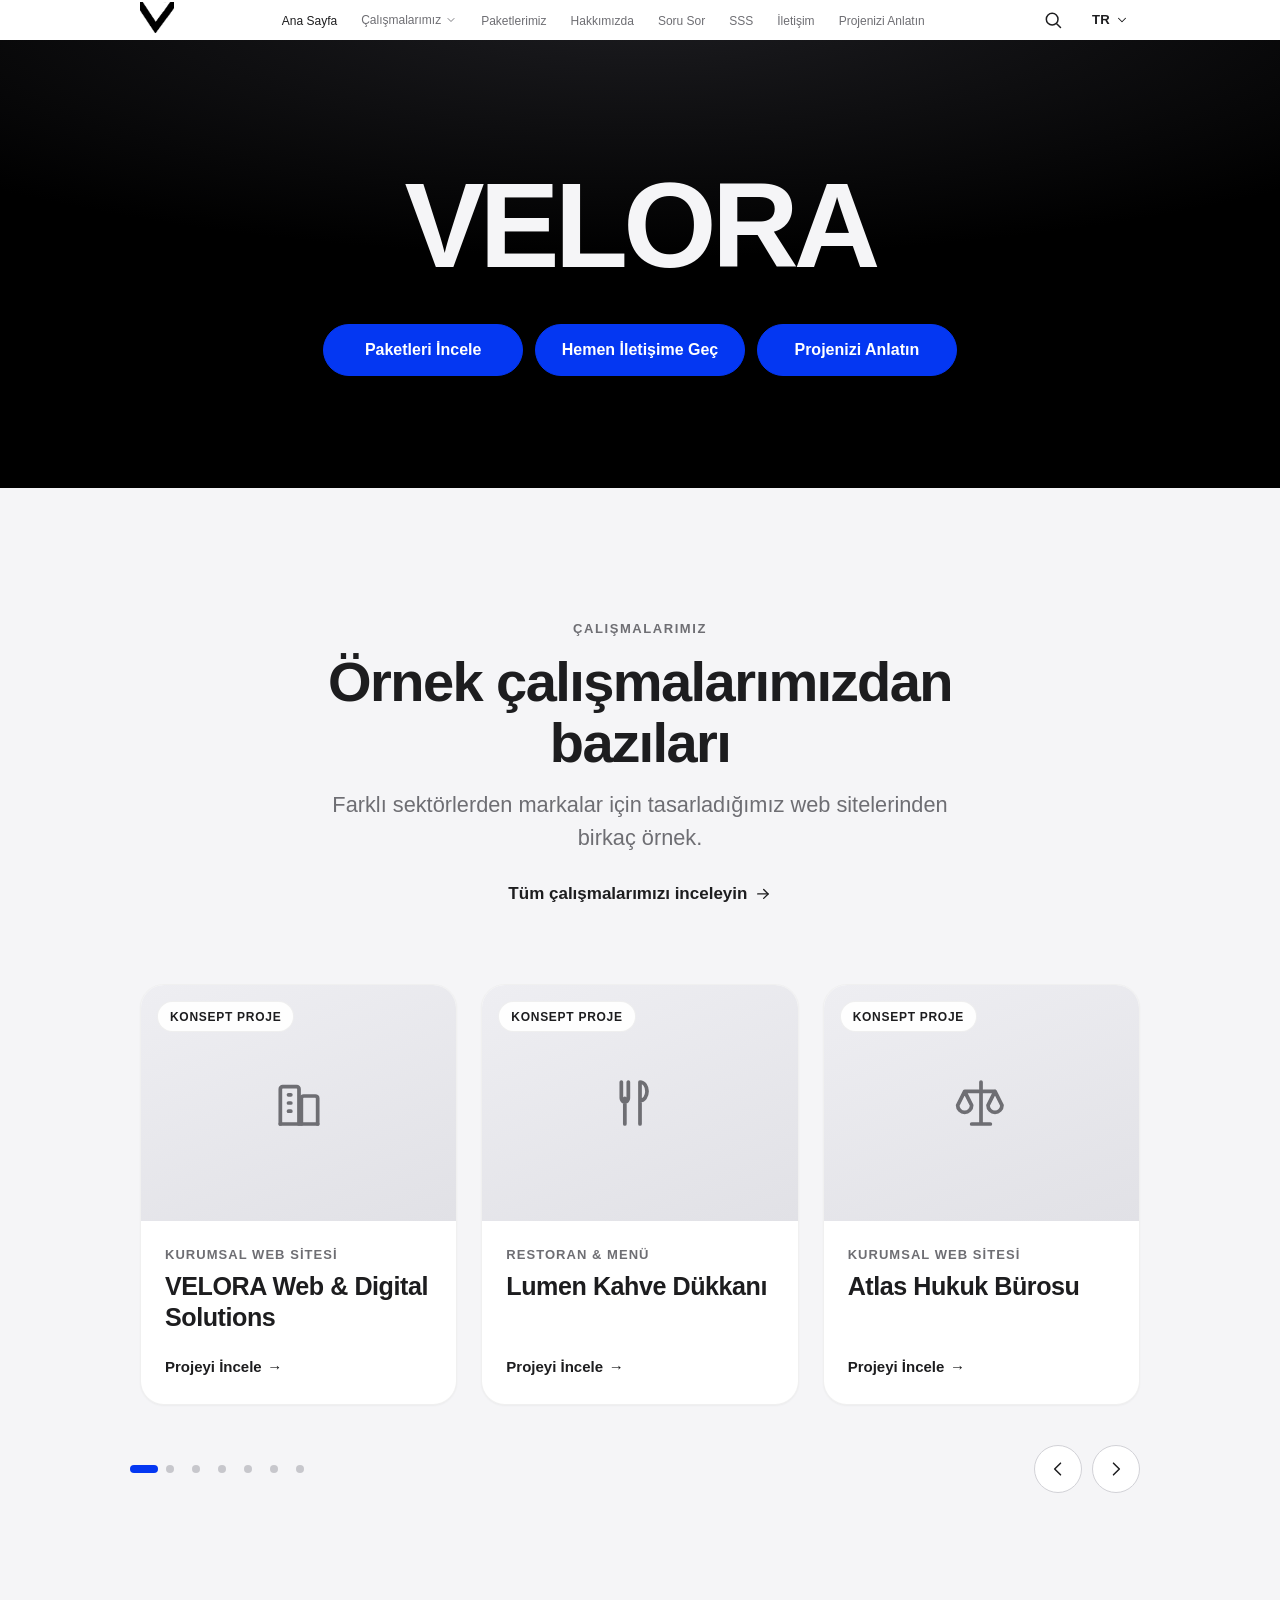
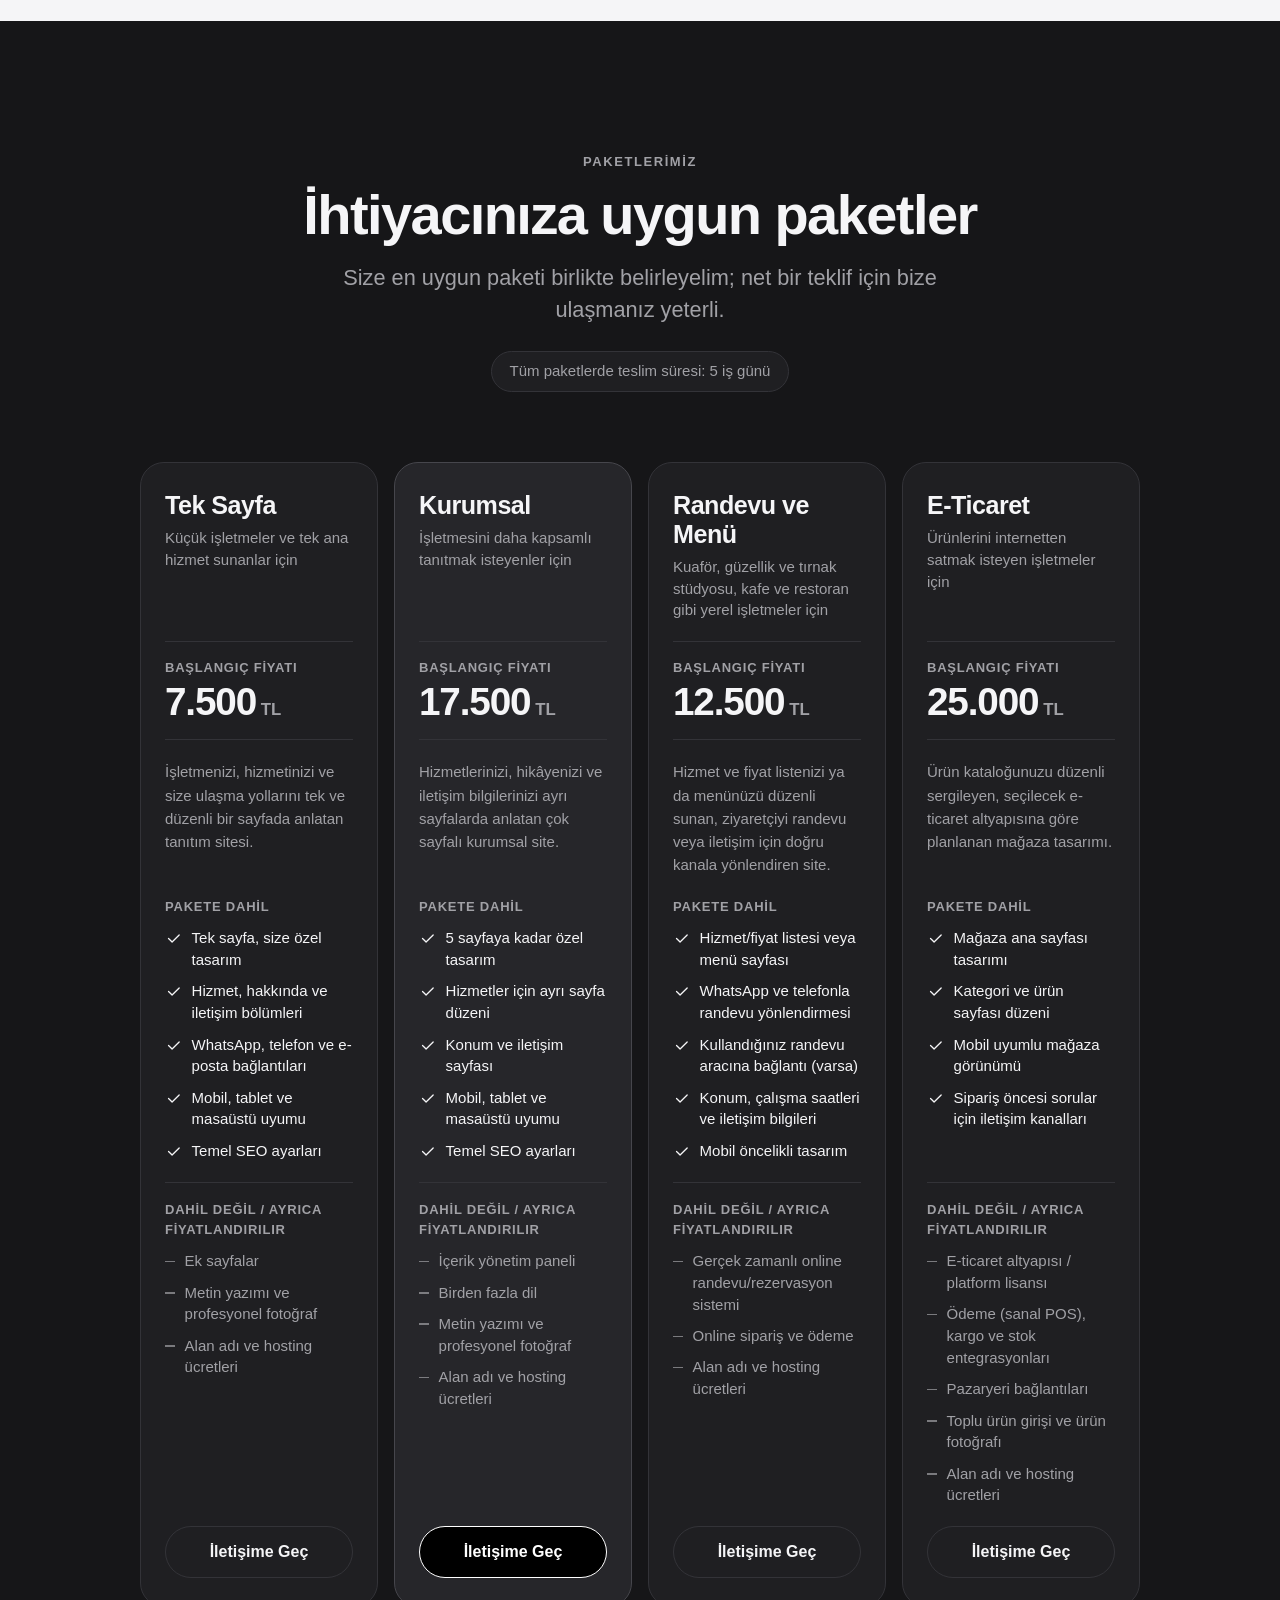
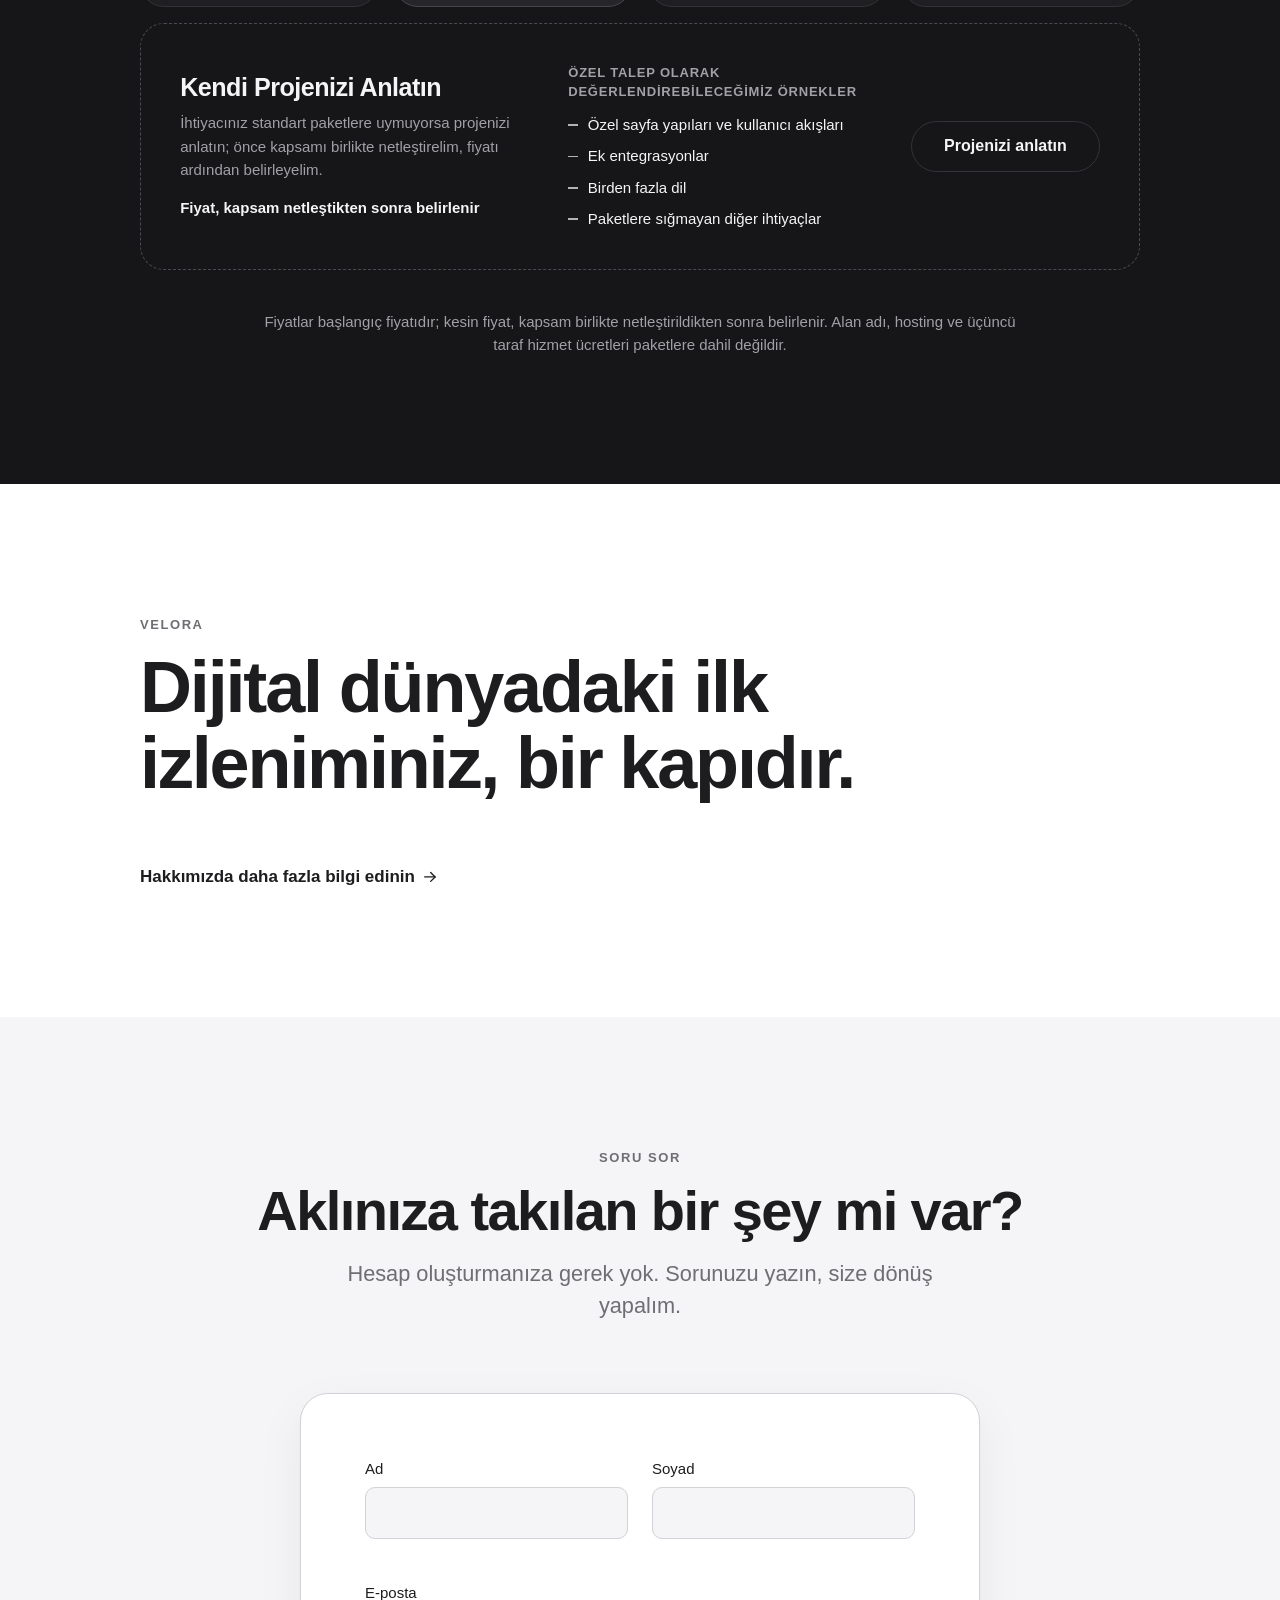
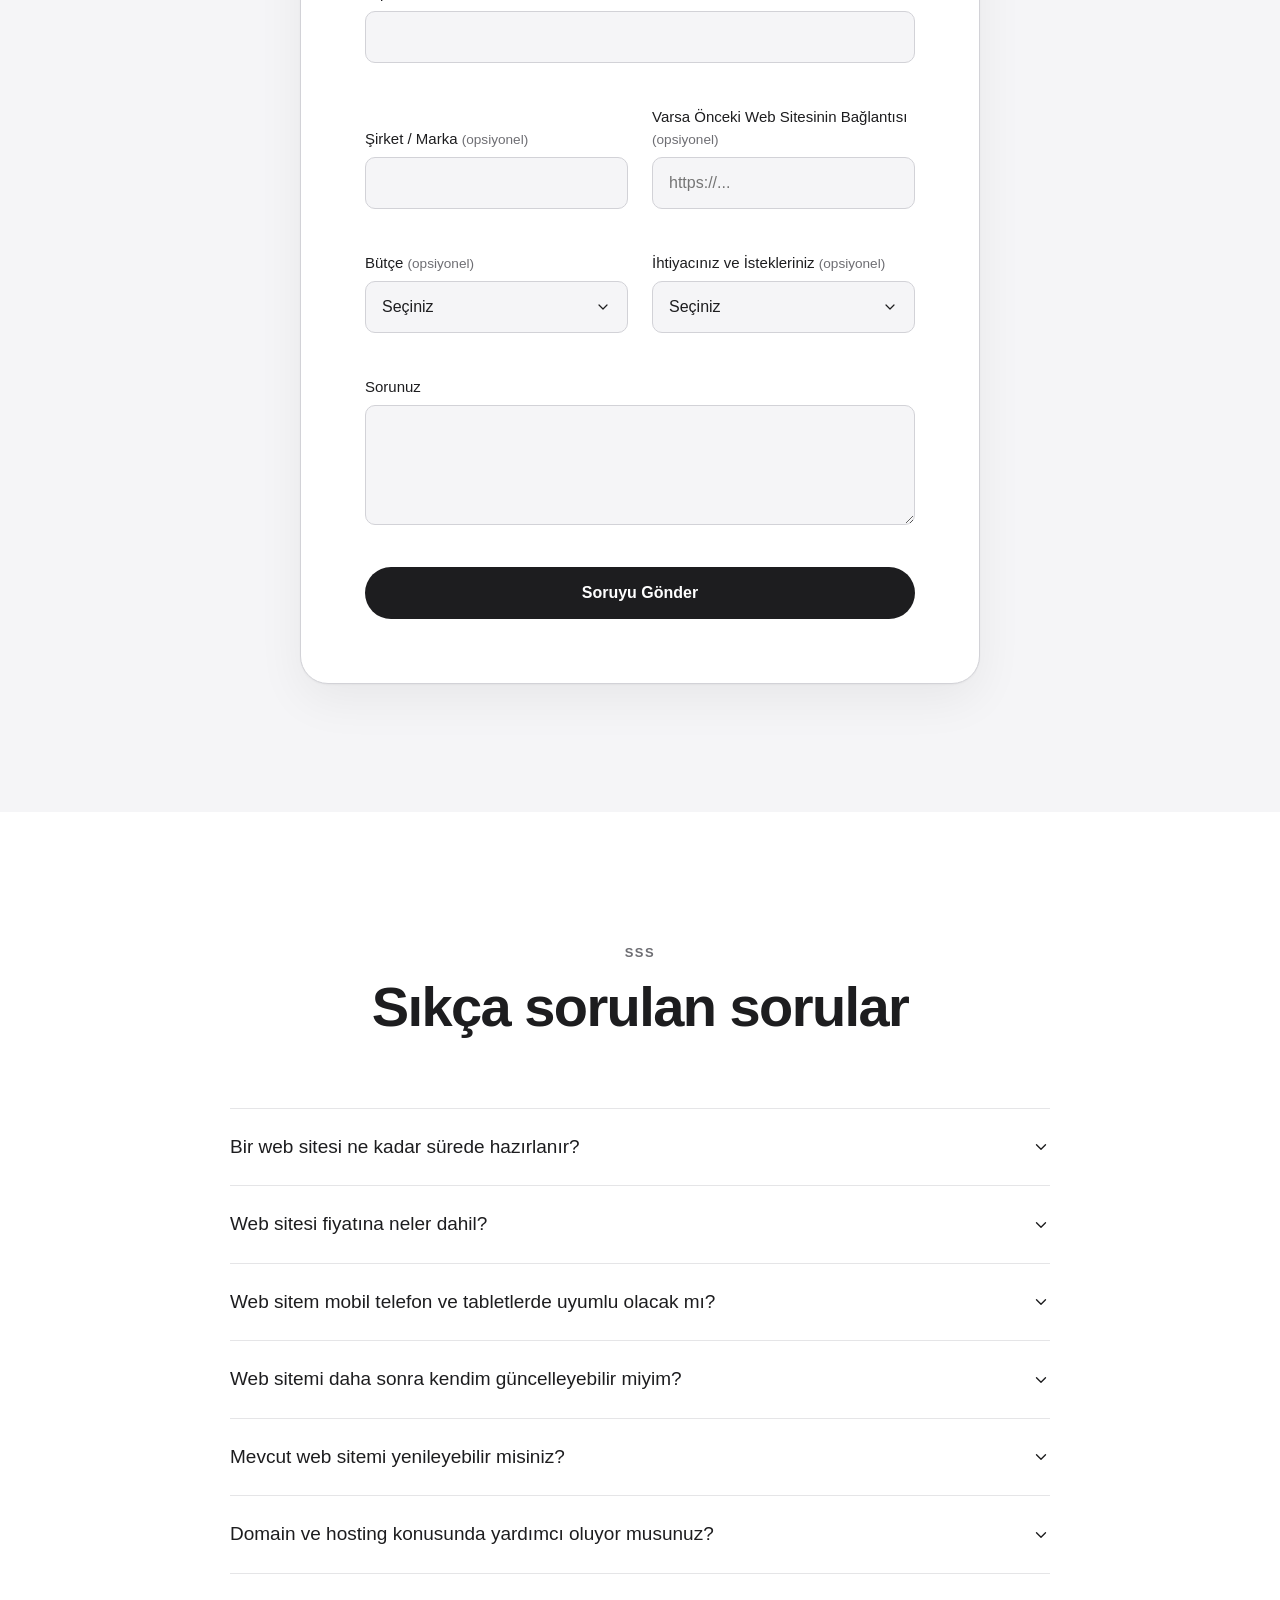
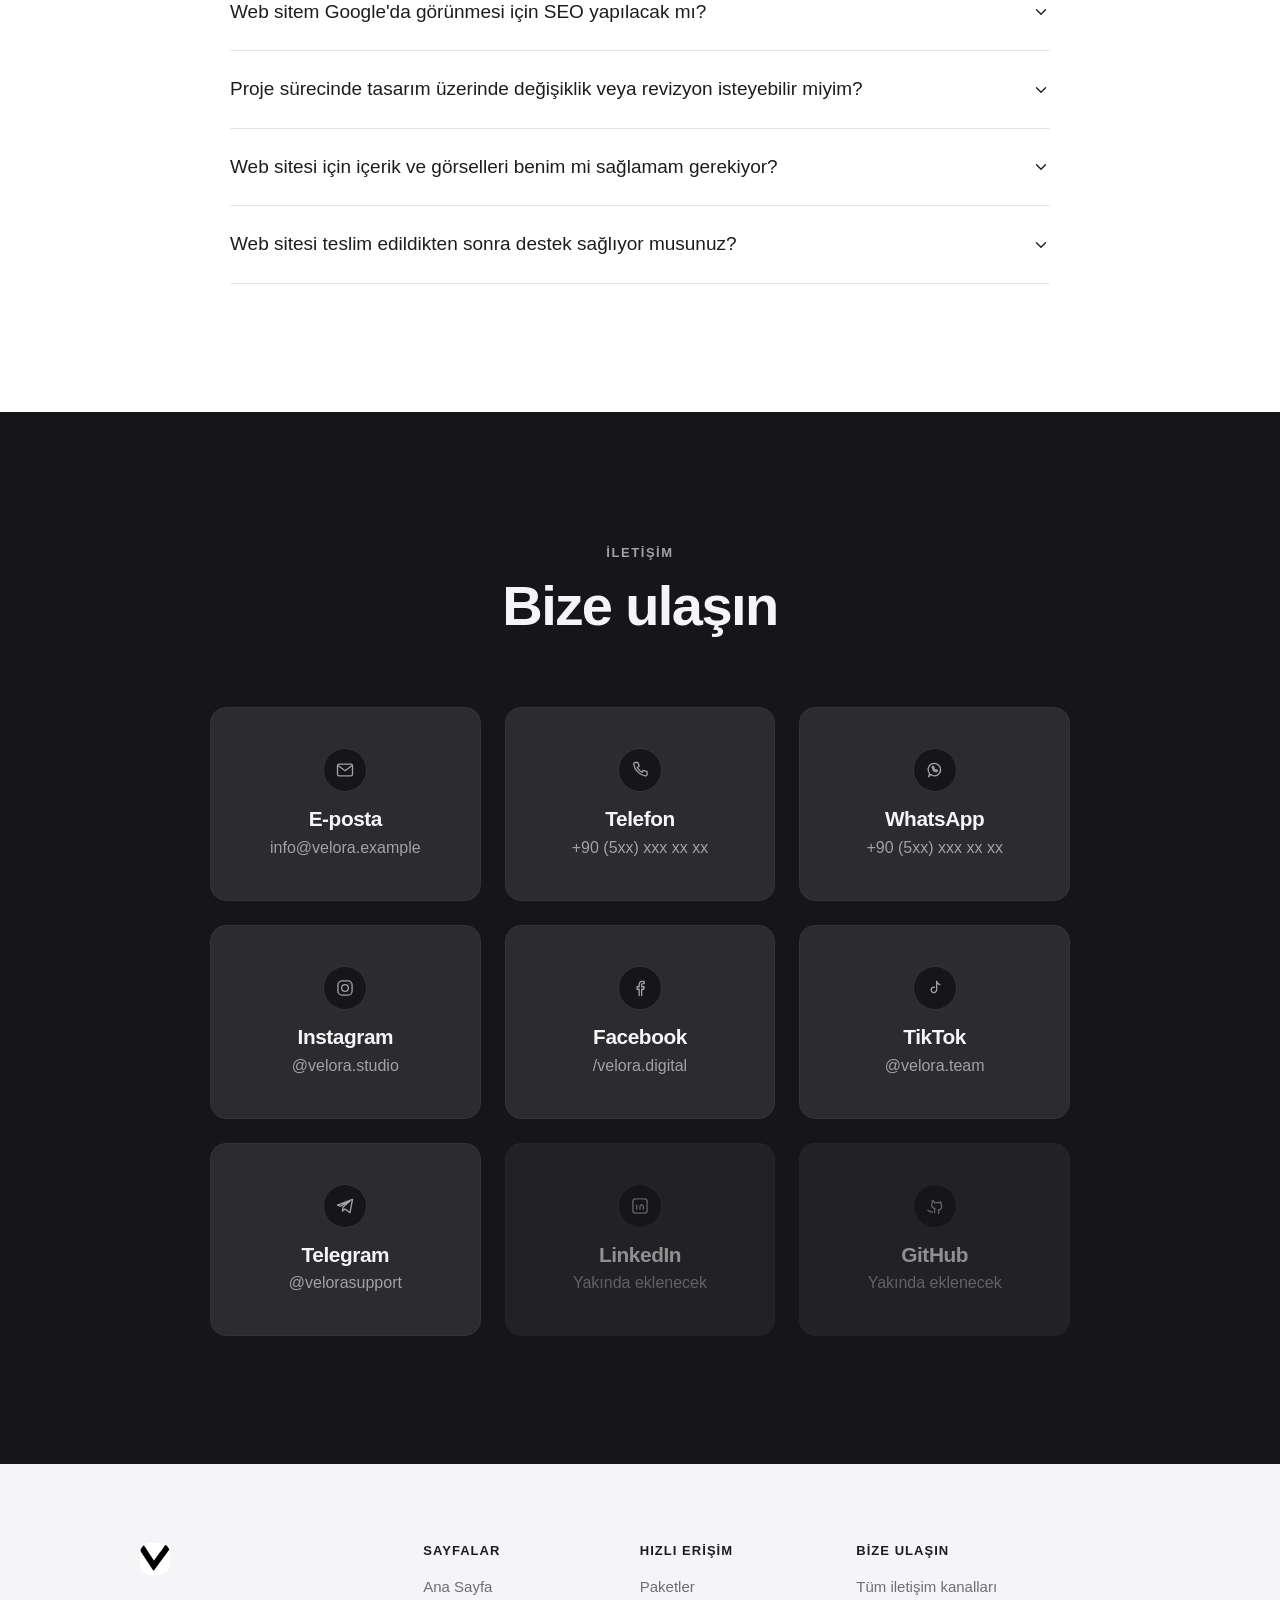
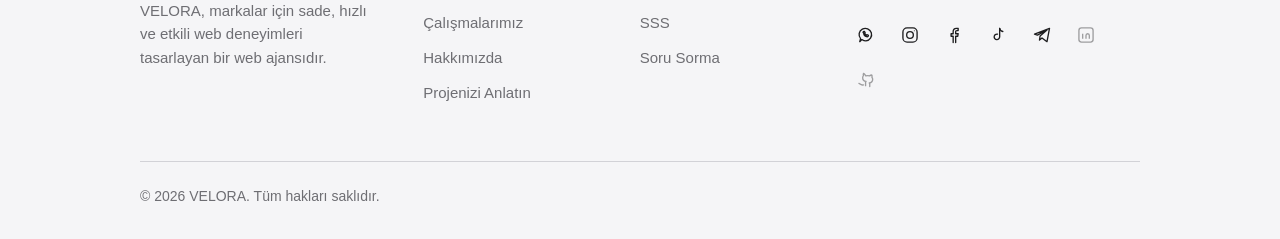
<file: index.html>
<!DOCTYPE html>
<html lang="tr">

<head>
  <meta charset="UTF-8" />
  <meta name="viewport" content="width=device-width, initial-scale=1.0" />
  <title>VELORA — Web Ajansı</title>
  <meta name="description"
    content="VELORA, markalar için sade, hızlı ve etkili web deneyimleri tasarlayan bir web ajansıdır." />
  <meta name="theme-color" content="#ffffff" />

  <link rel="icon" type="image/png" href="assets/Velora First logo.png" />

  <!-- Adres bir görünümü gösteriyorsa (ör. #/hakkimizda), JS yüklenmeden önce
       ana sayfanın kısa süreliğine görünmesini önler (bkz. css/views.css). -->
  <script>
    (function () {
      var m = /^#\/(calismalarimiz|hakkimizda|projenizi-anlatin)(\/|$)/.exec(location.hash);
      if (m) document.documentElement.setAttribute("data-boot-view", m[1]);
    })();
  </script>

  <link rel="stylesheet" href="css/reset.css" />
  <link rel="stylesheet" href="css/variables.css" />
  <link rel="stylesheet" href="css/main.css" />
  <link rel="stylesheet" href="css/responsive.css" />
  <!-- Yalnızca ana sayfaya özgü görsel katman (palet, tipografi, paketler,
       çalışmalar vitrini, footer). Diğer sayfalar bu dosyayı yüklemez. -->
  <link rel="stylesheet" href="css/home.css" />
  <!-- Tam ekran görünümler ve geçiş katmanı. -->
  <link rel="stylesheet" href="css/views.css" />
</head>

<body class="page-home">

  <a class="visually-hidden" href="#main-content" data-i18n="skipLink">İçeriğe geç</a>

  <header class="site-header">
    <div class="header-inner">
      <a class="brand" href="#anasayfa" data-i18n-aria-label="header.brandAriaLabel" aria-label="VELORA ana sayfa">
        <img class="brand-logo" data-logo-img data-i18n-alt="misc.logoAlt" src="assets/Velora Second logo.png"
          alt="VELORA logosu" width="34" height="36" />
      </a>

      <nav class="main-nav" data-i18n-aria-label="header.mainNavAriaLabel" aria-label="Ana menü">
        <ul class="nav-links" id="nav-links">
          <li><a href="#anasayfa" data-i18n="header.nav.home">Ana Sayfa</a></li>
          <li class="nav-dropdown">
            <button type="button" class="nav-dropdown-trigger" aria-haspopup="true" aria-expanded="false"
              aria-controls="works-dropdown-menu"><span data-i18n="header.nav.works">Çalışmalarımız</span>
              <svg class="nav-dropdown-chevron" viewBox="0 0 24 24" fill="none" stroke="currentColor" stroke-width="1.8"
                stroke-linecap="round" stroke-linejoin="round">
                <path d="m6 9 6 6 6-6" />
              </svg>
            </button>
            <ul class="nav-dropdown-menu" id="works-dropdown-menu">
              <li><a href="#calismalarimiz" data-i18n="header.worksDropdown.viewHomeSection">Çalışmalarımızı görün</a>
              </li>
              <li><a href="#/calismalarimiz" data-i18n="header.worksDropdown.viewAll">Tüm çalışmalarımızı
                  inceleyin</a></li>
            </ul>
          </li>
          <li><a href="#paketler" data-i18n="header.nav.packages">Paketlerimiz</a></li>
          <li><a href="#/hakkimizda" data-i18n="header.nav.about">Hakkımızda</a></li>
          <li><a href="#soru-sor" data-i18n="header.nav.ask">Soru Sor</a></li>
          <li><a href="#sss" data-i18n="header.nav.faq">SSS</a></li>
          <li><a href="#iletisim" data-i18n="header.nav.contact">İletişim</a></li>
          <li><a href="#/projenizi-anlatin" data-i18n="header.nav.projectBrief">Projenizi Anlatın</a></li>
        </ul>
      </nav>

      <div class="header-actions">
        <button class="icon-btn" id="search-trigger" type="button" data-i18n-aria-label="header.searchAriaLabel"
          aria-label="Sitede ara">
          <svg viewBox="0 0 24 24" fill="none" stroke="currentColor" stroke-width="1.8" stroke-linecap="round"
            stroke-linejoin="round">
            <circle cx="11" cy="11" r="7" />
            <path d="m21 21-4.3-4.3" />
          </svg>
        </button>
        <div class="lang-switch">
          <button class="lang-switch-trigger" type="button" aria-haspopup="listbox" aria-expanded="false"
            aria-label="Dil seçimi: Türkçe">
            <span class="lang-switch-code">TR</span>
            <svg class="lang-switch-chevron" viewBox="0 0 24 24" fill="none" stroke="currentColor" stroke-width="1.8"
              stroke-linecap="round" stroke-linejoin="round">
              <path d="m6 9 6 6 6-6" />
            </svg>
          </button>
          <ul class="lang-switch-menu" role="listbox">
            <li class="lang-switch-option is-selected" role="option" aria-selected="true" tabindex="0" data-lang="tr">
              Türkçe — TR</li>
            <li class="lang-switch-option" role="option" aria-selected="false" tabindex="0" data-lang="en">English — EN
            </li>
            <li class="lang-switch-option" role="option" aria-selected="false" tabindex="0" data-lang="de">Deutsch — DE
            </li>
            <li class="lang-switch-option" role="option" aria-selected="false" tabindex="0" data-lang="fr">Français — FR
            </li>
            <li class="lang-switch-option" role="option" aria-selected="false" tabindex="0" data-lang="it">Italiano — IT
            </li>
          </ul>
        </div>
        <button class="icon-btn menu-toggle" type="button" data-i18n-aria-label="header.menuToggleAriaLabel"
          aria-label="Menüyü aç/kapat" aria-expanded="false" aria-controls="nav-links">
          <svg class="icon-menu" viewBox="0 0 24 24" fill="none" stroke="currentColor" stroke-width="1.8"
            stroke-linecap="round">
            <line class="icon-line-1" x1="4" y1="7" x2="20" y2="7" />
            <line class="icon-line-2" x1="4" y1="12" x2="20" y2="12" />
            <line class="icon-line-3" x1="4" y1="17" x2="20" y2="17" />
          </svg>
        </button>
      </div>
    </div>
  </header>

  <main id="main-content">

    <!-- Ana Sayfa / Hero -->
    <section id="anasayfa" class="hero section-invert">
      <div class="hero-inner">
        <h1>VELORA</h1>
        <div class="hero-actions">
          <a class="btn btn-secondary" href="#paketler" data-i18n="hero.cta.packages">Paketleri İncele</a>
          <a class="btn btn-secondary" href="#iletisim" data-i18n="hero.cta.contact">Hemen İletişime Geç</a>
          <a class="btn btn-secondary" href="#/projenizi-anlatin" data-i18n="hero.cta.ask">Projenizi Anlatın</a>
        </div>
      </div>
    </section>

    <!-- Çalışmalarımız -->
    <section id="calismalarimiz">
      <div class="container">
        <div class="section-header center">
          <span class="eyebrow" data-i18n="works.eyebrow">Çalışmalarımız</span>
          <h2 data-i18n="works.heading">Örnek çalışmalarımızdan bazıları</h2>
          <p class="lede" style="margin-inline:auto" data-i18n="works.lede">Farklı sektörlerden markalar için
            tasarladığımız web sitelerinden birkaç örnek.</p>
          <!-- Metin yalnızca iç <span>'de (data-i18n) tutulur; böylece dil
               değişiminde ok ikonu silinmez ve hover alt çizgisi yalnızca
               metin genişliğinde kalır (bkz. css/main.css > .arrow-link). -->
          <a class="arrow-link works-view-all-link" href="#/calismalarimiz">
            <span class="arrow-link-label" data-i18n="works.viewAllLink">Tüm çalışmalarımızı inceleyin</span>
            <svg class="arrow-link-icon" viewBox="0 0 24 24" fill="none" stroke="currentColor" stroke-width="1.8"
              stroke-linecap="round" stroke-linejoin="round" aria-hidden="true" focusable="false">
              <path d="M5 12h14" />
              <path d="m13 6 6 6-6 6" />
            </svg>
          </a>
        </div>

        <div class="works-slider" id="works-slider" role="region" data-i18n-aria-label="works.heading"
          aria-label="Örnek çalışmalarımızdan bazıları">
          <div class="works-viewport">
            <div class="works-track" id="works-track"></div>
          </div>

          <div class="works-controls">
            <div class="works-dots" id="works-dots"></div>
            <div class="works-arrows">
              <button class="slider-arrow works-prev" type="button" data-i18n-aria-label="works.prevAriaLabel"
                aria-label="Önceki çalışma">
                <svg viewBox="0 0 24 24" fill="none" stroke="currentColor" stroke-width="1.8" stroke-linecap="round"
                  stroke-linejoin="round" aria-hidden="true" focusable="false">
                  <path d="m15 5-7 7 7 7" />
                </svg>
              </button>
              <button class="slider-arrow works-next" type="button" data-i18n-aria-label="works.nextAriaLabel"
                aria-label="Sonraki çalışma">
                <svg viewBox="0 0 24 24" fill="none" stroke="currentColor" stroke-width="1.8" stroke-linecap="round"
                  stroke-linejoin="round" aria-hidden="true" focusable="false">
                  <path d="m9 5 7 7-7 7" />
                </svg>
              </button>
            </div>
          </div>
        </div>
      </div>
    </section>

    <!-- Web Sitesi Paketlerimiz -->
    <section id="paketler" class="section-invert">
      <div class="container">
        <div class="section-header center">
          <span class="eyebrow" data-i18n="packages.eyebrow">Paketlerimiz</span>
          <h2 data-i18n="packages.heading">İhtiyacınıza uygun paketler</h2>
          <p class="lede" style="margin-inline:auto" data-i18n="packages.lede">Size en uygun paketi birlikte
            belirleyelim; net bir teklif için bize ulaşmanız yeterli.</p>
          <span class="delivery-note" data-i18n="packages.deliveryNote">Tüm paketlerde teslim süresi: 5 iş günü</span>
        </div>

        <!-- 4 fiyatlı paket + özel proje kartı: components/packages.js
             (fiyatlar data/packages.js, metinler data/i18n/*.js). -->
        <div class="packages-grid" id="packages-grid"></div>

        <p class="packages-note" data-i18n="packages.pricingNote">Fiyatlar başlangıç fiyatıdır; kesin fiyat, kapsam
          birlikte netleştirildikten sonra belirlenir. Alan adı, hosting ve üçüncü taraf hizmet ücretleri paketlere dahil
          değildir.</p>
      </div>
    </section>

    <!-- VELORA Hakkında -->
    <section id="hakkinda" class="about-section">
      <div class="container about-container">

        <div class="about-intro">
          <span class="eyebrow" data-i18n="about.eyebrow">VELORA</span>
          <h2 class="about-headline" data-i18n="about.headline">Dijital dünyadaki ilk izleniminiz, bir kapıdır.</h2>
          <a class="arrow-link about-more-link" href="#/hakkimizda">
            <span class="arrow-link-label" data-i18n="about.moreLink">Hakkımızda daha fazla bilgi edinin</span>
            <svg class="arrow-link-icon" viewBox="0 0 24 24" fill="none" stroke="currentColor" stroke-width="1.8"
              stroke-linecap="round" stroke-linejoin="round" aria-hidden="true" focusable="false">
              <path d="M5 12h14" />
              <path d="m13 6 6 6-6 6" />
            </svg>
          </a>
        </div>

      </div>
    </section>

    <!-- Soru Sor -->
    <section id="soru-sor" class="section-soft">
      <div class="container">
        <div class="section-header center">
          <span class="eyebrow" data-i18n="form.eyebrow">Soru Sor</span>
          <h2 data-i18n="form.heading">Aklınıza takılan bir şey mi var?</h2>
          <p class="lede" style="margin-inline:auto" data-i18n="form.lede">Hesap oluşturmanıza gerek yok. Sorunuzu
            yazın, size dönüş yapalım.</p>
        </div>

        <form class="form-card" id="soru-form" novalidate>
          <div class="form-row">
            <div class="field" data-field="ad">
              <label for="ad" data-i18n="form.labels.firstName">Ad</label>
              <input type="text" id="ad" name="ad" autocomplete="given-name" />
              <span class="field-error" aria-live="polite"></span>
            </div>
            <div class="field" data-field="soyad">
              <label for="soyad" data-i18n="form.labels.lastName">Soyad</label>
              <input type="text" id="soyad" name="soyad" autocomplete="family-name" />
              <span class="field-error" aria-live="polite"></span>
            </div>
          </div>

          <div class="field" data-field="eposta">
            <label for="eposta" data-i18n="form.labels.email">E-posta</label>
            <input type="email" id="eposta" name="eposta" autocomplete="email" />
            <span class="field-error" aria-live="polite"></span>
          </div>

          <div class="form-row">
            <div class="field" data-field="sirket">
              <label for="sirket"><span data-i18n="form.labels.company">Şirket / Marka</span> <span
                  class="field-optional" data-i18n="form.optionalTag">(opsiyonel)</span></label>
              <input type="text" id="sirket" name="sirket" autocomplete="organization" />
              <span class="field-error" aria-live="polite"></span>
            </div>
            <div class="field" data-field="web-sitesi">
              <label for="web-sitesi"><span data-i18n="form.labels.previousSite">Varsa Önceki Web Sitesinin
                  Bağlantısı</span> <span class="field-optional" data-i18n="form.optionalTag">(opsiyonel)</span></label>
              <input type="url" id="web-sitesi" name="web-sitesi" autocomplete="url"
                data-i18n-placeholder="form.placeholders.previousSite" placeholder="https://..." />
              <span class="field-error" aria-live="polite"></span>
            </div>
          </div>

          <div class="form-row">
            <div class="field" data-field="butce">
              <label for="butce"><span data-i18n="form.labels.budget">Bütçe</span> <span class="field-optional"
                  data-i18n="form.optionalTag">(opsiyonel)</span></label>
              <select id="butce" name="butce">
                <option value="" selected data-i18n="form.selectPlaceholder">Seçiniz</option>
                <option value="500-1000" data-i18n="form.budgetOptions.0">$500 – $1,000</option>
                <option value="1000-2500" data-i18n="form.budgetOptions.1">$1,000 – $2,500</option>
                <option value="2500-5000" data-i18n="form.budgetOptions.2">$2,500 – $5,000</option>
                <option value="5000+" data-i18n="form.budgetOptions.3">$5,000+</option>
              </select>
              <span class="field-error" aria-live="polite"></span>
            </div>
            <div class="field" data-field="ihtiyac">
              <label for="ihtiyac"><span data-i18n="form.labels.needs">İhtiyacınız ve İstekleriniz</span> <span
                  class="field-optional" data-i18n="form.optionalTag">(opsiyonel)</span></label>
              <select id="ihtiyac" name="ihtiyac">
                <option value="" selected data-i18n="form.selectPlaceholder">Seçiniz</option>
                <option value="yeni-site" data-i18n="form.needsOptions.newSite">Yeni web sitesi</option>
                <option value="yenileme" data-i18n="form.needsOptions.renewal">Mevcut web sitesini yenileme</option>
                <option value="mobil" data-i18n="form.needsOptions.mobile">Mobil uyumlu tasarım</option>
                <option value="eticaret" data-i18n="form.needsOptions.ecommerce">E-ticaret</option>
                <option value="marka" data-i18n="form.needsOptions.branding">Marka / kurumsal görünüm</option>
                <option value="diger" data-i18n="form.needsOptions.other">Diğer</option>
              </select>
              <span class="field-error" aria-live="polite"></span>
            </div>
          </div>

          <div class="field is-hidden" data-field="ihtiyac-diger" id="ihtiyac-diger-wrap">
            <label for="ihtiyac-diger" data-i18n="form.labels.needsOther">İhtiyacınızı kısaca anlatın</label>
            <textarea id="ihtiyac-diger" name="ihtiyac-diger" rows="3"></textarea>
            <span class="field-error" aria-live="polite"></span>
          </div>

          <div class="field" data-field="soru">
            <label for="soru" data-i18n="form.labels.question">Sorunuz</label>
            <textarea id="soru" name="soru"></textarea>
            <span class="field-error" aria-live="polite"></span>
          </div>

          <button class="btn btn-primary btn-block" type="submit" data-i18n="form.submit">Soruyu Gönder</button>
          <div class="form-feedback" role="status" aria-live="polite"></div>
        </form>
      </div>
    </section>

    <!-- SSS -->
    <section id="sss">
      <div class="container">
        <div class="section-header center">
          <span class="eyebrow" data-i18n="faq.eyebrow">SSS</span>
          <h2 data-i18n="faq.heading">Sıkça sorulan sorular</h2>
        </div>
        <div class="faq-list" id="sss-list"></div>
      </div>
    </section>

    <!-- İletişim -->
    <section id="iletisim" class="section-invert">
      <div class="container">
        <div class="section-header center">
          <span class="eyebrow" data-i18n="contact.eyebrow">İletişim</span>
          <h2 data-i18n="contact.heading">Bize ulaşın</h2>
        </div>
        <div class="grid contact-grid" id="iletisim-grid"></div>
      </div>
    </section>

  </main>

  <!-- Kurumsal footer (yalnızca ana sayfa): marka + kısa tanım, site
       bağlantıları ve iletişim/sosyal bağlantılar ayrı gruplarda. Kısa tanım
       mevcut meta.description metnidir; sosyal ikonlar data/contact.js'teki
       mevcut hedeflerle components/contact.js tarafından çizilir. -->
  <footer class="site-footer footer-corporate" id="home-footer">
    <div class="container">
      <div class="footer-grid">
        <div class="footer-col footer-col-brand">
          <a class="footer-brand" href="#anasayfa" data-i18n-aria-label="header.brandAriaLabel"
            aria-label="VELORA ana sayfa">
            <img class="footer-logo" data-logo-img data-i18n-alt="misc.logoAlt" src="assets/Velora Second logo.png"
              alt="VELORA logosu" width="30" height="32" />
          </a>
          <p class="footer-tagline" data-i18n="meta.description">VELORA, markalar için sade, hızlı ve etkili web
            deneyimleri tasarlayan bir web ajansıdır.</p>
        </div>

        <nav class="footer-col" aria-labelledby="footer-heading-pages">
          <h2 class="footer-heading" id="footer-heading-pages" data-i18n="footer.groups.pages">Sayfalar</h2>
          <ul class="footer-list">
            <li><a href="#anasayfa" data-i18n="footer.links.home">Ana Sayfa</a></li>
            <li><a href="#/calismalarimiz" data-i18n="footer.links.works">Çalışmalarımız</a></li>
            <li><a href="#/hakkimizda" data-i18n="footer.links.about">Hakkımızda</a></li>
            <li><a href="#/projenizi-anlatin" data-i18n="header.nav.projectBrief">Projenizi Anlatın</a></li>
          </ul>
        </nav>

        <nav class="footer-col" aria-labelledby="footer-heading-quick">
          <h2 class="footer-heading" id="footer-heading-quick" data-i18n="footer.groups.quickLinks">Hızlı erişim</h2>
          <ul class="footer-list">
            <li><a href="#paketler" data-i18n="footer.links.packages">Paketler</a></li>
            <li><a href="#sss" data-i18n="footer.links.faq">SSS</a></li>
            <li><a href="#soru-sor" data-i18n="footer.links.ask">Soru Sorma</a></li>
          </ul>
        </nav>

        <div class="footer-col">
          <h2 class="footer-heading" data-i18n="footer.groups.contact">Bize ulaşın</h2>
          <a class="footer-contact-link" href="#iletisim" data-i18n="footer.allChannels">Tüm iletişim kanalları</a>
          <div class="footer-social" id="footer-social"></div>
        </div>
      </div>

      <div class="footer-bottom">
        <span>&copy; <span id="current-year" data-current-year></span> VELORA. <span data-i18n="footer.rightsReserved">Tüm hakları
            saklıdır.</span></span>
      </div>
    </div>
  </footer>

  <!-- ======================================================================
       Tam ekran görünümler (eski calismalarimiz / hakkimizda /
       projenizi-anlatin sayfalarının içerikleri). Ana sayfanın devamı
       değildir: header'ın altında sabit konumlu, kendi kaydırma alanı olan
       katmanlardır. Açma/kapama, adres (#/calismalarimiz, #/hakkimizda,
       #/projenizi-anlatin), geri/ileri, odak ve geçiş animasyonu:
       js/viewRouter.js. Görünür olan görünüm .is-active sınıfı alır.
       ====================================================================== -->
  <div class="app-views">
    <section class="app-view" id="view-calismalarimiz" data-view="calismalarimiz" aria-labelledby="view-works-title"
      data-meta-title="works.detail.metaTitle" data-meta-description="works.detail.metaDescription">
      <div class="view-bar">
        <div class="container view-bar-inner">
          <a class="view-back" href="#/">
            <svg viewBox="0 0 24 24" fill="none" stroke="currentColor" stroke-width="1.8" stroke-linecap="round"
              stroke-linejoin="round" aria-hidden="true" focusable="false">
              <path d="M19 12H5" />
              <path d="m11 18-6-6 6-6" />
            </svg>
            <span data-i18n="views.backHome">Ana sayfaya dön</span>
          </a>
          <p class="view-bar-current"><span class="visually-hidden" data-i18n="views.currentLabel">Açık görünüm:</span>
            <span data-i18n="header.nav.works">Çalışmalarımız</span></p>
        </div>
      </div>

      <div class="view-content">
        <section id="calismalarimiz-detay">
          <div class="container">

            <div class="section-header center">
              <span class="eyebrow" data-i18n="works.eyebrow">Çalışmalarımız</span>
              <h1 class="page-title view-title" id="view-works-title" tabindex="-1" data-i18n="works.detail.pageHeading">Tüm çalışmalarımızı inceleyin</h1>
              <p class="lede" style="margin-inline:auto" data-i18n="works.detail.pageLede">
                Farklı sektörler için hazırladığımız konsept çalışmaları aşağıda bulabilirsiniz. Her biri, VELORA'nın tasarım yaklaşımını göstermek amacıyla hazırlanmış bir konsept/demo projesidir; gerçek bir müşteri işini veya doğrulanmış sonucu temsil etmez.
              </p>
            </div>

            <!-- Görsel, pasif tercih alanı: yalnızca bir tasarım örneğidir.
                 Butonlar native "disabled" özniteliğiyle işaretlenmiştir; bu
                 sayede hem tab sırasından çıkarlar hem de ekran okuyuculara
                 devre dışı olarak bildirilirler. Hiçbir seçim/filtreleme
                 yapmazlar ve aşağıdaki çalışma listesini etkilemezler. -->
            <div class="works-filter">
              <h3 class="works-filter-heading" data-i18n="works.detail.filter.heading">Kendinize uygun siteyi bulup inceleyin</h3>


              <div class="works-filter-chips" role="group" data-i18n-aria-label="works.detail.filter.heading" aria-label="Kendinize uygun siteyi bulup inceleyin">
                <button type="button" class="works-filter-chip" disabled data-i18n="works.detail.filter.options.hairdresser">Kuaför</button>
                <button type="button" class="works-filter-chip" disabled data-i18n="works.detail.filter.options.beauty">Güzellik &amp; Tırnak</button>
                <button type="button" class="works-filter-chip" disabled data-i18n="works.detail.filter.options.legal">Hukuk</button>
                <button type="button" class="works-filter-chip" disabled data-i18n="works.detail.filter.options.accounting">Mali Müşavirlik</button>
              </div>

            </div>

            <!-- 7 örnek/demo çalışma: bkz. components/worksDetail.js -->
            <div class="work-detail-list" id="works-detail-list"></div>

          </div>
        </section>
      </div>

      <!-- Footer: ana sayfa footer'ının kopyası (js/viewRouter.js çalışma
           anında buraya klonlar). -->
      <div class="view-footer" data-view-footer></div>
    </section>

    <section class="app-view" id="view-hakkimizda" data-view="hakkimizda" aria-labelledby="view-about-title"
      data-meta-title="pages.about.metaTitle" data-meta-description="pages.about.metaDescription">
      <div class="view-bar">
        <div class="container view-bar-inner">
          <a class="view-back" href="#/">
            <svg viewBox="0 0 24 24" fill="none" stroke="currentColor" stroke-width="1.8" stroke-linecap="round"
              stroke-linejoin="round" aria-hidden="true" focusable="false">
              <path d="M19 12H5" />
              <path d="m11 18-6-6 6-6" />
            </svg>
            <span data-i18n="views.backHome">Ana sayfaya dön</span>
          </a>
          <p class="view-bar-current"><span class="visually-hidden" data-i18n="views.currentLabel">Açık görünüm:</span>
            <span data-i18n="header.nav.about">Hakkımızda</span></p>
        </div>
      </div>

      <div class="view-content">
        <section class="page-section" id="about-giris">
          <div class="container">
            <div class="section-header center">
              <span class="eyebrow" data-i18n="pages.about.eyebrow">Hakkımızda</span>
              <h1 class="page-title view-title" id="view-about-title" tabindex="-1" data-i18n="pages.about.heading">VELORA hakkında</h1>
              <p class="lede" data-i18n="pages.about.lede">VELORA, işletmelerin dijitalde kendini doğru ve anlaşılır biçimde anlatabilmesi için sade ve kullanışlı web siteleri tasarlamayı amaçlar.</p>
            </div>

            <!-- Hakkımızda içeriği. Her blok başlık + metinden oluşur; metinler
                 data/i18n/*.js > pages.about (sections / bodies) altından 5 dilde
                 gelir. Yalnızca kullanıcının doğruladığı bilgiler kullanıldı
                 (web sitesi tasarımı ve geliştirme hizmeti hedefi, alandaki
                 üçüncü yıl, sadelik / kullanılabilirlik / işletmenin kendini doğru
                 anlatması). Kuruluş tarihi, müşteri/proje sayısı, ekip, konum,
                 fiyat, süre veya garanti edilmiş sonuç EKLENMEDİ. -->
            <div class="page-blocks">
              <article class="page-block" aria-labelledby="about-who">
                <h2 class="page-block-title" id="about-who" data-i18n="pages.about.sections.who">Ne yapıyoruz</h2>
                <p data-i18n="pages.about.bodies.who">VELORA, işletmeler için web sitesi tasarımı ve geliştirme hizmeti sunmayı hedefler. Bu yaklaşım, web tasarımı ve geliştirme alanında üçüncü yılına ulaşan bir deneyime dayanır. Amaç, her işletmenin kendine ait, düzenli ve güven veren bir dijital vitrine sahip olmasıdır.</p>
              </article>
              <article class="page-block" aria-labelledby="about-approach">
                <h2 class="page-block-title" id="about-approach" data-i18n="pages.about.sections.approach">Tasarımda neye önem veriyoruz</h2>
                <p data-i18n="pages.about.bodies.approach">Bir web sitesi tasarlarken önce işletmenin neyi, kime anlatmak istediğini anlamaya çalışırız. Sadelik, ziyaretçinin aradığını kolayca bulabilmesi ve her cihazda rahat kullanılabilen bir yapı tasarımın temelini oluşturur. Gereksiz kalabalıktan kaçınır, içeriğin öne çıkmasını sağlarız.</p>
              </article>
              <article class="page-block" aria-labelledby="about-values">
                <h2 class="page-block-title" id="about-values" data-i18n="pages.about.sections.values">İşletmenize katkımız</h2>
                <p data-i18n="pages.about.bodies.values">Hedefimiz, işletmenizin dijitaldeki ilk izlenimini net ve tutarlı hale getirmektir. Hizmetlerinizi, kimliğinizi ve sizinle iletişime geçmenin yolunu açıkça gösteren bir site, ziyaretçilerin sizi daha kolay tanımasına yardımcı olur.</p>
              </article>
            </div>
          </div>
        </section>

        <section class="section-invert page-cta" id="about-iletisim">
          <div class="container">
            <div class="section-header center">
              <h2 data-i18n="pages.about.ctaHeading">Sorularınız mı var?</h2>
              <p class="lede" data-i18n="pages.about.ctaLede">Bize iletişim kanallarımızdan veya Soru Sor formundan ulaşabilirsiniz.</p>
            </div>
            <div class="page-cta-actions">
              <a class="btn btn-primary" href="#iletisim" data-i18n="pages.about.ctaContact">İletişime geçin</a>
              <a class="btn btn-secondary" href="#paketler" data-i18n="pages.about.ctaPackages">Paketleri inceleyin</a>
            </div>
          </div>
        </section>
      </div>

      <!-- Footer: ana sayfa footer'ının kopyası (js/viewRouter.js çalışma
           anında buraya klonlar). -->
      <div class="view-footer" data-view-footer></div>
    </section>

    <section class="app-view" id="view-projenizi-anlatin" data-view="projenizi-anlatin" aria-labelledby="view-brief-title"
      data-meta-title="pages.projectBrief.metaTitle" data-meta-description="pages.projectBrief.metaDescription">
      <div class="view-bar">
        <div class="container view-bar-inner">
          <a class="view-back" href="#/">
            <svg viewBox="0 0 24 24" fill="none" stroke="currentColor" stroke-width="1.8" stroke-linecap="round"
              stroke-linejoin="round" aria-hidden="true" focusable="false">
              <path d="M19 12H5" />
              <path d="m11 18-6-6 6-6" />
            </svg>
            <span data-i18n="views.backHome">Ana sayfaya dön</span>
          </a>
          <p class="view-bar-current"><span class="visually-hidden" data-i18n="views.currentLabel">Açık görünüm:</span>
            <span data-i18n="header.nav.projectBrief">Projenizi Anlatın</span></p>
        </div>
      </div>

      <div class="view-content">
        <!-- 1) Proje anlatım formu. Görsel yaklaşım ana sayfadaki "Soru Sor"
             formuyla aynı (.form-card / .form-row / .field). Davranış:
             components/projectBriefForm.js — form HENÜZ bir gönderim
             altyapısına bağlı değildir; bkz. o dosyanın başındaki not. -->
        <section class="page-section" id="proje-formu">
          <div class="container">
            <div class="section-header center">
              <span class="eyebrow" data-i18n="pages.projectBrief.eyebrow">Projenizi Anlatın</span>
              <h1 class="page-title view-title" id="view-brief-title" tabindex="-1" data-i18n="pages.projectBrief.heading">Projenizi anlatın</h1>
              <p class="lede" data-i18n="pages.projectBrief.lede">İşletmenizi ve web sitesinden beklentilerinizi aşağıdaki formla paylaşın; ihtiyacınızı birlikte netleştirelim.</p>
            </div>

            <form class="form-card brief-form" id="project-brief-form" novalidate>
              <p class="form-required-note" data-i18n="pages.projectBrief.form.requiredNote">* ile işaretli alanlar zorunludur.</p>

              <div class="form-row">
                <div class="field" data-field="fullName">
                  <label for="brief-full-name"><span data-i18n="pages.projectBrief.form.labels.fullName">Ad Soyad</span> <span class="field-required" aria-hidden="true">*</span></label>
                  <input type="text" id="brief-full-name" name="fullName" autocomplete="name" required aria-required="true" />
                  <span class="field-error" aria-live="polite"></span>
                </div>
                <div class="field" data-field="email">
                  <label for="brief-email"><span data-i18n="pages.projectBrief.form.labels.email">E-posta</span> <span class="field-required" aria-hidden="true">*</span></label>
                  <input type="email" id="brief-email" name="email" autocomplete="email" required aria-required="true" />
                  <span class="field-error" aria-live="polite"></span>
                </div>
              </div>

              <div class="field" data-field="businessName">
                <label for="brief-business-name"><span data-i18n="pages.projectBrief.form.labels.businessName">İşletme / Marka adı</span> <span class="field-optional" data-i18n="form.optionalTag">(opsiyonel)</span></label>
                <input type="text" id="brief-business-name" name="businessName" autocomplete="organization" />
                <span class="field-error" aria-live="polite"></span>
              </div>

              <!-- İşletme türü ve ihtiyaç: her sütunda seçim alanı + "Diğer"
                   seçilince hemen altında açılan metin alanı. -->
              <div class="form-row">
                <div class="field-group">
                  <div class="field" data-field="businessType">
                    <label for="brief-business-type"><span data-i18n="pages.projectBrief.form.labels.businessType">İşletme türü</span> <span class="field-optional" data-i18n="form.optionalTag">(opsiyonel)</span></label>
                    <select id="brief-business-type" name="businessType">
                      <option value="" selected data-i18n="pages.projectBrief.form.selectPlaceholder">Seçiniz</option>
                    <option value="menBarber" data-i18n="pages.projectBrief.form.businessTypes.menBarber">Erkek kuaförü</option>
                    <option value="womenHairdresser" data-i18n="pages.projectBrief.form.businessTypes.womenHairdresser">Kadın kuaförü</option>
                    <option value="beautySalon" data-i18n="pages.projectBrief.form.businessTypes.beautySalon">Güzellik salonu</option>
                    <option value="nailStudio" data-i18n="pages.projectBrief.form.businessTypes.nailStudio">Tırnak stüdyosu</option>
                    <option value="lawFirm" data-i18n="pages.projectBrief.form.businessTypes.lawFirm">Hukuk bürosu</option>
                    <option value="independentLawyer" data-i18n="pages.projectBrief.form.businessTypes.independentLawyer">Bağımsız avukat</option>
                    <option value="accountant" data-i18n="pages.projectBrief.form.businessTypes.accountant">Mali müşavir</option>
                    <option value="other" data-i18n="pages.projectBrief.form.businessTypes.other">Diğer</option>
                    </select>
                    <span class="field-error" aria-live="polite"></span>
                  </div>
                  <div class="field is-hidden" data-field="businessTypeOther" id="brief-business-type-other-wrap">
                    <label for="brief-business-type-other" data-i18n="pages.projectBrief.form.labels.businessTypeOther">İşletme türünüzü yazın</label>
                    <input type="text" id="brief-business-type-other" name="businessTypeOther" data-i18n-placeholder="pages.projectBrief.form.placeholders.businessTypeOther" placeholder="İşletme türünüz" disabled />
                    <span class="field-error" aria-live="polite"></span>
                  </div>
                </div>
                <div class="field-group">
                  <div class="field" data-field="need">
                    <label for="brief-need"><span data-i18n="pages.projectBrief.form.labels.need">İhtiyaç</span> <span class="field-optional" data-i18n="form.optionalTag">(opsiyonel)</span></label>
                    <select id="brief-need" name="need">
                      <option value="" selected data-i18n="pages.projectBrief.form.selectPlaceholder">Seçiniz</option>
                    <option value="newSite" data-i18n="pages.projectBrief.form.needs.newSite">Yeni web sitesi</option>
                    <option value="redesign" data-i18n="pages.projectBrief.form.needs.redesign">Mevcut web sitesini yenileme</option>
                    <option value="booking" data-i18n="pages.projectBrief.form.needs.booking">Rezervasyon / menü</option>
                    <option value="ecommerce" data-i18n="pages.projectBrief.form.needs.ecommerce">E-ticaret</option>
                    <option value="other" data-i18n="pages.projectBrief.form.needs.other">Diğer</option>
                    </select>
                    <span class="field-error" aria-live="polite"></span>
                  </div>
                  <div class="field is-hidden" data-field="needOther" id="brief-need-other-wrap">
                    <label for="brief-need-other" data-i18n="pages.projectBrief.form.labels.needOther">İhtiyacınızı yazın</label>
                    <input type="text" id="brief-need-other" name="needOther" data-i18n-placeholder="pages.projectBrief.form.placeholders.needOther" placeholder="İhtiyacınız" disabled />
                    <span class="field-error" aria-live="polite"></span>
                  </div>
                </div>
              </div>

              <div class="field" data-field="website">
                <label for="brief-website"><span data-i18n="pages.projectBrief.form.labels.website">Mevcut web sitesi bağlantısı</span> <span class="field-optional" data-i18n="form.optionalTag">(opsiyonel)</span></label>
                <input type="url" id="brief-website" name="website" autocomplete="url" inputmode="url" data-i18n-placeholder="pages.projectBrief.form.placeholders.website" placeholder="https://..." />
                <span class="field-error" aria-live="polite"></span>
              </div>

              <div class="field" data-field="projectSummary">
                <label for="brief-summary"><span data-i18n="pages.projectBrief.form.labels.summary">Projenizi ve işletmenizi kısaca anlatın</span> <span class="field-required" aria-hidden="true">*</span></label>
                <textarea id="brief-summary" name="projectSummary" required aria-required="true" data-i18n-placeholder="pages.projectBrief.form.placeholders.summary" placeholder="İşletmeniz ne yapıyor, web sitesiyle neyi amaçlıyorsunuz?"></textarea>
                <span class="field-error" aria-live="polite"></span>
              </div>

              <div class="field" data-field="details">
                <label for="brief-details"><span data-i18n="pages.projectBrief.form.labels.details">Aklınızdaki diğer detaylar</span> <span class="field-optional" data-i18n="form.optionalTag">(opsiyonel)</span></label>
                <textarea id="brief-details" name="details" class="textarea-large" data-i18n-placeholder="pages.projectBrief.form.placeholders.details" placeholder="Örneğin: renk tercihleriniz, yeni bir logoya ihtiyacınız olup olmadığı, beğendiğiniz örnek siteler, olmasını istediğiniz sayfalar ve özellikler ya da önemli gördüğünüz diğer ayrıntılar."></textarea>
                <span class="field-error" aria-live="polite"></span>
              </div>

              <!-- Proje dosyaları: çoklu seçim. Tür/boyut sınırı bilinçli olarak
                   uygulanmadı (gerçek gönderim altyapısı henüz seçilmedi; sınırlar
                   ona göre belirlenmeli). Seçilen dosyaların adları aşağıdaki
                   listede gösterilir. -->
              <div class="field" data-field="files">
                <label for="brief-files"><span data-i18n="pages.projectBrief.form.labels.files">Proje dosyaları</span> <span class="field-optional" data-i18n="form.optionalTag">(opsiyonel)</span></label>
                <!-- Yerel dosya girdisi erişilebilir biçimde (görsel olarak) gizlenir
                     ama odaklanabilir kalır; görünen düğme/etiket ve durum metni
                     sitenin diline göre çevrilir (tarayıcının kendi "Choose
                     Files" metni yerine). -->
                <div class="file-picker">
                  <input type="file" id="brief-files" name="files" class="file-picker-input" multiple aria-describedby="brief-files-status brief-files-help brief-files-pending" />
                  <label for="brief-files" class="file-picker-button" data-i18n="pages.projectBrief.form.chooseFiles">Dosya seç</label>
                  <span class="file-picker-status" id="brief-files-status" data-i18n="pages.projectBrief.form.noFiles">Henüz dosya seçilmedi</span>
                </div>
                <p class="field-help" id="brief-files-help" data-i18n="pages.projectBrief.form.filesHelp">Mevcut web sitenizin dosyaları, logonuz, görseller veya ilgili dokümanlar gibi birden fazla dosya seçebilirsiniz.</p>
                <p class="field-help field-help-pending" id="brief-files-pending" data-pending-notice data-i18n="pages.projectBrief.form.filesPending">Dosya gönderimi henüz etkin değil: seçtiğiniz dosyalar şu an hiçbir yere yüklenmez.</p>
                <div class="file-list" id="brief-file-list" aria-live="polite" hidden></div>
              </div>

              <p class="form-pending-notice" data-pending-notice data-i18n="pages.projectBrief.form.notice">Bu form henüz bir gönderim altyapısına bağlı değil; girdiğiniz bilgiler ve dosyalar şu an hiçbir yere iletilmez. Bize ulaşmak için sayfanın altındaki iletişim kanallarını kullanabilirsiniz.</p>

              <button class="btn btn-primary btn-block" type="submit" data-i18n="pages.projectBrief.form.submit">Projeyi Gönder</button>
              <div class="form-feedback" role="status" aria-live="polite"></div>
            </form>

            <p class="brief-footnote" data-i18n="pages.projectBrief.form.footnote">Bilgileri ne kadar açık paylaşırsanız, ihtiyacınızı ve proje kapsamını o kadar doğru anlayabilir; size uygun çözümü ve sonraki adımları daha hızlı netleştirebiliriz.</p>
          </div>
        </section>

        <!-- 2) Çalışmalar yönlendirmesi + iletişim. Çalışmalar konsept/demo
             projelerdir (açıklama metni bunu "konseptler" olarak belirtir).
             İletişim kanalları ana sayfadakiyle aynı kaynaktan
             (data/contact.js) components/contact.js ile üretilir. -->
        <section class="section-invert brief-continue" id="calismalar-ve-iletisim">
          <div class="container">
            <div class="section-header center brief-works">
              <h2 data-i18n="pages.projectBrief.works.heading">Örnek çalışmalarımıza göz atın</h2>
              <p class="lede" data-i18n="pages.projectBrief.works.lede">Farklı işletmeler için hazırladığımız konseptleri inceleyerek web siteniz için fikir edinebilirsiniz.</p>
              <a class="arrow-link brief-works-link" href="#/calismalarimiz">
                <span class="arrow-link-label" data-i18n="pages.projectBrief.works.link">Çalışmalarımızı inceleyin</span>
                <svg class="arrow-link-icon" viewBox="0 0 24 24" fill="none" stroke="currentColor" stroke-width="1.8" stroke-linecap="round" stroke-linejoin="round" aria-hidden="true" focusable="false"><path d="M5 12h14"/><path d="m13 6 6 6-6 6"/></svg>
              </a>
            </div>

            <div class="brief-contact" id="iletisim-kanallari">
              <div class="section-header center">
                <span class="eyebrow" data-i18n="contact.eyebrow">İletişim</span>
                <h2 data-i18n="contact.heading">Bize ulaşın</h2>
              </div>
              <div class="grid contact-grid" id="brief-contact-grid"></div>
            </div>
          </div>
        </section>
      </div>

      <!-- Footer: ana sayfa footer'ının kopyası (js/viewRouter.js çalışma
           anında buraya klonlar). -->
      <div class="view-footer" data-view-footer></div>
    </section>
  </div>

  <!-- Görünümler arası geçiş katmanı: aşağı inip yukarı çekilen siyah panel +
       ortada VELORA logosu. Logo, assets/Velora First logo.png'nin (siyah
       zeminli beyaz logo) yazı alanına kırpılmış, 960px genişliğe küçültülmüş
       kopyasıdır (assets/velora-logo-gecis.png); görünümü değiştirilmedi. -->
  <div class="view-transition" aria-hidden="true">
    <div class="view-transition-panel"></div>
    <img class="view-transition-logo" src="assets/velora-logo-gecis.png" alt="" width="960" height="274"
      decoding="async" />
  </div>

  <!-- Arama -->
  <div class="search-overlay" id="search-overlay">
    <div class="search-panel" role="dialog" aria-modal="true" data-i18n-aria-label="search.dialogAriaLabel"
      aria-label="Site içi arama">
      <div class="search-input-row">
        <svg viewBox="0 0 24 24" fill="none" stroke="currentColor" stroke-width="1.8" stroke-linecap="round"
          stroke-linejoin="round">
          <circle cx="11" cy="11" r="7" />
          <path d="m21 21-4.3-4.3" />
        </svg>
        <input type="text" id="search-input" data-i18n-placeholder="search.placeholder"
          placeholder="Paket veya soru arayın..." data-i18n-aria-label="search.inputAriaLabel" aria-label="Arama" />
        <button class="icon-btn" id="search-close" type="button" data-i18n-aria-label="search.closeAriaLabel"
          aria-label="Aramayı kapat">
          <svg viewBox="0 0 24 24" fill="none" stroke="currentColor" stroke-width="1.8" stroke-linecap="round">
            <path d="m5 5 14 14M19 5 5 19" />
          </svg>
        </button>
      </div>
      <p class="search-hint" data-i18n="search.hint">Paketler ve SSS içinde arama yapabilirsiniz.</p>
      <div class="search-results" id="search-results"></div>
    </div>
  </div>

  <!-- Paket İletişim Popup'ı -->
  <div class="package-modal-overlay" id="package-modal-overlay">
    <div class="package-modal-panel" role="dialog" aria-modal="true" aria-labelledby="package-modal-title">
      <button class="icon-btn package-modal-close" id="package-modal-close" type="button"
        data-i18n-aria-label="packageModal.closeAriaLabel" aria-label="Popup'ı kapat">
        <svg viewBox="0 0 24 24" fill="none" stroke="currentColor" stroke-width="1.8" stroke-linecap="round">
          <path d="m5 5 14 14M19 5 5 19" />
        </svg>
      </button>
      <h3 class="package-modal-title" id="package-modal-title"></h3>
      <div class="package-modal-channels" id="package-modal-channels"></div>
    </div>
  </div>

  <script type="module" src="js/main.js"></script>
</body>

</html>
</file>
<file: css/variables.css>
/* css/variables.css — renk, tipografi ve boşluk token'ları
   Tek, sabit palet (siyah / beyaz / gri) kullanılır — tema değiştirme yok. */

:root {
  /* Tipografi */
  --font-family: -apple-system, BlinkMacSystemFont, "SF Pro Display", "SF Pro Text",
    "Segoe UI", Roboto, Helvetica, Arial, sans-serif;

  /* Sabit palet (siyah / beyaz / gri) */
  --color-bg: #ffffff;
  --color-bg-elevated: #f7f7f8;
  --color-bg-muted: #f0f0f2;
  --color-text: #1d1d1f;
  --color-text-secondary: #6e6e73;
  --color-border: #e5e5e7;
  --color-accent: #1d1d1f;
  --color-accent-contrast: #ffffff;
  --color-focus: #0071e3; /* yalnızca erişilebilirlik odak halkası için kullanılır */

  --shadow-card: 0 1px 2px rgba(0, 0, 0, 0.04), 0 8px 24px rgba(0, 0, 0, 0.05);
  --shadow-elevated: 0 12px 40px rgba(0, 0, 0, 0.10);

  --logo-badge-bg: #000000;

  /* Boşluk ölçeği */
  --space-xs: 0.5rem;
  --space-sm: 1rem;
  --space-md: 1.5rem;
  --space-lg: 2.5rem;
  --space-xl: 4rem;
  --space-2xl: 6rem;
  --space-3xl: 8rem;

  --radius-sm: 10px;
  --radius-md: 16px;
  --radius-lg: 24px;

  --container-width: 1200px;

  --transition-fast: 160ms ease;
  --transition-base: 280ms cubic-bezier(0.22, 1, 0.36, 1);

  /* Desktop header yüksekliği (tam 40px). Tablet/mobilde
     css/responsive.css içindeki kırılım noktasında eski (72px)
     değere geri döndürülür — bkz. @media (max-width: 1024px). */
  --header-height: 40px;

  /* Desktop header hedef (maksimum) genişliği. Test edilen tüm
     ekran boyutları (1920px ve altı) bu değerin altında olduğu için
     görsel olarak header zaten tam genişlikte görünür; bu yalnızca
     çok geniş ekranlarda header içeriğinin ortalanmasını sağlar. */
  --header-width: 2116px;

  /* Soru Sor formundaki <select> alanları için özel ok ikonu.
     Mevcut lang-switch-chevron ile aynı çizgi ikonu, yalnızca
     bölüm ters çevrildiğinde (.section-invert) renk değiştirir. */
  --select-arrow: url("data:image/svg+xml,%3Csvg xmlns='http://www.w3.org/2000/svg' viewBox='0 0 24 24' fill='none' stroke='%231d1d1f' stroke-width='1.8' stroke-linecap='round' stroke-linejoin='round'%3E%3Cpath d='m6 9 6 6 6-6'/%3E%3C/svg%3E");
}

/* Bölüm arka plan ritmi: header her zaman beyaz olduğundan, hemen
   ardından gelen bölümlerden başlayarak siyah/beyaz sırası kurulur.
   .section-invert, ilgili <section> öğesine eklenir ve o bölümün
   (ve içindeki tüm bileşenlerin — kartlar, butonlar, ikonlar, formlar)
   renklerini eskiden [data-theme="dark"] için tanımlanmış aynı
   siyah/beyaz/gri paleti kullanarak tersine çevirir. Yeni bir renk
   paleti eklenmez; yalnızca mevcut koyu tondaki değerler yeniden
   kullanılır. */
.section-invert {
  --color-bg: #000000;
  --color-bg-elevated: #131316;
  --color-bg-muted: #1c1c1e;
  --color-text: #f5f5f7;
  --color-text-secondary: #a1a1a6;
  --color-border: #2c2c2e;
  --color-accent: #f5f5f7;
  --color-accent-contrast: #000000;

  --shadow-card: 0 1px 2px rgba(0, 0, 0, 0.4), 0 8px 24px rgba(0, 0, 0, 0.35);
  --shadow-elevated: 0 12px 40px rgba(0, 0, 0, 0.5);

  --select-arrow: url("data:image/svg+xml,%3Csvg xmlns='http://www.w3.org/2000/svg' viewBox='0 0 24 24' fill='none' stroke='%23f5f5f7' stroke-width='1.8' stroke-linecap='round' stroke-linejoin='round'%3E%3Cpath d='m6 9 6 6 6-6'/%3E%3C/svg%3E");
}
</file>
<file: css/main.css>
/* css/main.css — VELORA temel yerleşim ve bileşen stilleri */

body {
  font-family: var(--font-family);
  background-color: var(--color-bg);
  color: var(--color-text);
  transition: background-color var(--transition-base), color var(--transition-base);
}

/* Ortak klavye odak halkası. Butonlar, bağlantılar ve tabindex'li öğeler
   (ör. dil seçenekleri) tarayıcıdan tarayıcıya değişen varsayılan halka
   yerine, .arrow-link ve dosya seçicide zaten kullanılan aynı odak rengini
   (--color-focus) alır. :where() özgüllüğü sıfır tutar; böylece kendi odak
   stilini tanımlayan bileşenler (form alanları, .arrow-link vb.) bunu ezer. */
:where(a, button, [tabindex]):focus-visible {
  outline: 2px solid var(--color-focus);
  outline-offset: 2px;
}

.container {
  width: 100%;
  max-width: var(--container-width);
  margin-inline: auto;
  padding-inline: var(--space-lg);
}

section {
  padding-block: var(--space-3xl);
}

/* Bölüm arka plan ritmi (header her zaman beyaz; hemen ardından
   siyah/beyaz sırayla devam eder). Renk değerleri
   css/variables.css > .section-invert içinde tanımlanır; burada
   yalnızca bölümün kendi arka planı ve metin rengi bu token'lara
   bağlanır (aksi halde alt öğeler token'ı yeniden okumadığı için
   eski/açık renkte kalır). */
section.section-invert,
.site-footer.section-invert {
  background-color: var(--color-bg);
  color: var(--color-text);
}

.section-header {
  max-width: 640px;
  margin-bottom: var(--space-xl);
}

.section-header.center {
  margin-inline: auto;
  text-align: center;
}

.eyebrow {
  display: inline-block;
  font-size: 0.8rem;
  font-weight: 600;
  letter-spacing: 0.08em;
  text-transform: uppercase;
  color: var(--color-text-secondary);
  margin-bottom: var(--space-xs);
}

/* ---------- Oklu metin bağlantısı (.arrow-link) ----------
   Ana sayfadaki "Tüm çalışmalarımızı inceleyin" ve "Hakkımızda daha fazla
   bilgi edinin" bağlantılarının ortak görünümü:
   - eyebrow/ikincil metinden daha koyu ve kalın (var(--color-text), 600),
   - metnin sağında sağa bakan bir ok,
   - hover ve klavye odağında, YALNIZCA metin genişliğinde (oka uzanmayan)
     ve soldan sağa doğru oluşan bir alt çizgi.
   Alt çizgi .arrow-link-label'ın ::after'ıdır; bu yüzden genişliği metinle
   sınırlıdır. Hareket azaltma tercihinde (prefers-reduced-motion) çizgi
   animasyonsuz görünür, ok da kaymaz. */
.arrow-link {
  display: inline-flex;
  align-items: center;
  gap: 0.4rem;
  font-size: 0.95rem;
  font-weight: 600;
  line-height: 1.3;
  color: var(--color-text);
  border-radius: 4px;
}

.arrow-link-label {
  position: relative;
}

.arrow-link-label::after {
  content: "";
  position: absolute;
  left: 0;
  right: 0;
  bottom: -3px;
  height: 1.5px;
  background-color: currentColor;
  transform: scaleX(0);
  transform-origin: left center;
  transition: transform var(--transition-base);
}

.arrow-link:hover .arrow-link-label::after,
.arrow-link:focus-visible .arrow-link-label::after {
  transform: scaleX(1);
}

.arrow-link-icon {
  width: 1.05em;
  height: 1.05em;
  flex-shrink: 0;
  transition: transform var(--transition-fast);
}

.arrow-link:hover .arrow-link-icon,
.arrow-link:focus-visible .arrow-link-icon {
  transform: translateX(3px);
}

.arrow-link:focus-visible {
  outline: 2px solid var(--color-focus);
  outline-offset: 4px;
}

@media (prefers-reduced-motion: reduce) {
  .arrow-link-label::after,
  .arrow-link-icon {
    transition: none;
  }

  .arrow-link:hover .arrow-link-icon,
  .arrow-link:focus-visible .arrow-link-icon {
    transform: none;
  }
}

/* Ana sayfa Çalışmalarımız bölümü: bağlantı artık eyebrow'un yanında değil,
   bölüm başlığı ve açıklamasının altında, kendi satırında durur. */
.works-view-all-link {
  margin-top: var(--space-md);
}

h1, h2, h3, h4 {
  font-weight: 600;
  letter-spacing: -0.02em;
  line-height: 1.1;
}

h1 {
  /* Önceki değerin (clamp(2.75rem, 6vw, 5rem)) tam %5 küçültülmüş,
     ardından bir kez daha %2 küçültülmüş hali. */
  font-size: clamp(2.56025rem, 5.586vw, 4.655rem);
  font-weight: 700;
}

h2 {
  font-size: clamp(2rem, 3.4vw, 2.75rem);
}

h3 {
  font-size: 1.25rem;
}

p {
  color: var(--color-text-secondary);
}

.lede {
  font-size: clamp(1.05rem, 1.6vw, 1.25rem);
  color: var(--color-text-secondary);
  max-width: 560px;
}

/* Bölüm başlıklarında h2/h1 ile hemen altındaki açıklama (lede) arasında
   hiç boşluk yoktu; iki satırlı başlıklarda metin başlığa yapışık
   görünüyordu. Küçük, tutarlı bir aralık eklendi. */
.section-header h2 + .lede,
.section-header h1 + .lede {
  margin-top: 0.75rem;
}

/* ---------- Butonlar ---------- */

.btn {
  display: inline-flex;
  align-items: center;
  justify-content: center;
  gap: 0.5rem;
  padding: 0.85rem 1.75rem;
  border-radius: 999px;
  font-size: 0.95rem;
  font-weight: 500;
  white-space: nowrap;
  transition: transform var(--transition-fast), opacity var(--transition-fast),
    background-color var(--transition-fast), box-shadow var(--transition-fast);
}

.btn:active {
  transform: scale(0.97);
}

.btn-primary {
  background-color: var(--color-accent);
  color: var(--color-accent-contrast);
}

.btn-primary:hover {
  opacity: 0.85;
}

.btn-secondary {
  background-color: transparent;
  color: var(--color-text);
  border: 1px solid var(--color-border);
}

.btn-secondary:hover {
  background-color: var(--color-bg-elevated);
}

.btn-small {
  padding: 0.6rem 1.25rem;
  font-size: 0.85rem;
}

.btn-block {
  width: 100%;
}

/* ---------- Header ---------- */

/*
  Not: Bulanıklaştırma (backdrop-filter) header'ın kendisine değil, ayrı bir
  ::before katmanına uygulanır. Çünkü backdrop-filter/filter, kendi
  içerisindeki position:fixed alt öğeler (ör. mobil menü) için yeni bir
  "containing block" oluşturur ve mobil menünün tam ekran yüksekliğinde
  açılmasını bozar. Bu yüzden header'ın kendisi filter/transform içermez.
*/
.site-header {
  position: fixed;
  inset-block-start: 0;
  inset-inline: 0;
  z-index: 100;
  height: var(--header-height);
  /* Header sabit genişlikte (2116px) tutulur ve ortalanır; test edilen
     tüm ekran boyutları bunun altında olduğundan görsel olarak tam
     genişlikte kalır, yalnızca çok geniş ekranlarda etkisi olur. */
  max-width: var(--header-width);
  margin-inline: auto;
  display: flex;
  align-items: center;
}

.site-header::before {
  content: "";
  position: absolute;
  inset: 0;
  z-index: -1;
  /* Header her zaman tam opak (yarı saydam/bulanık değil) beyaz. */
  background-color: #ffffff;
  border-bottom: 1px solid transparent;
  transition: border-color var(--transition-base);
}

.site-header.is-scrolled::before {
  border-bottom-color: var(--color-border);
}

.header-inner {
  width: 100%;
  max-width: var(--container-width);
  margin-inline: auto;
  padding-inline: var(--space-lg);
  display: flex;
  align-items: center;
  justify-content: space-between;
  gap: var(--space-md);
}

.brand {
  display: flex;
  align-items: center;
  gap: 0.6rem;
}

/* Header logosu: yalnızca Velora Second logo.png kullanılır. Logonun
   kendisine border/çerçeve/gölge/efekt eklenmez; oranı bozulmadan
   yüksekliğe göre ölçeklenir. */
.brand-logo {
  display: block;
  height: var(--brand-logo-size, 36px);
  width: auto;
}

/* 40px'lik masaüstü header'ında 36px'lik logonun üstünde yalnızca 2px
   kalır; ortak odak halkasının 2px'lik dış boşluğu halkayı ekranın üst
   kenarından taşırıyordu. Halka logoya bitişik çizilir. */
.brand:focus-visible {
  outline-offset: 0;
}

.main-nav {
  display: flex;
  align-items: center;
  gap: var(--space-lg);
}

.nav-links {
  display: flex;
  align-items: center;
  gap: var(--space-md);
}

.nav-links a {
  font-size: 12px;
  color: var(--color-text-secondary);
  padding: 0.4rem 0;
  position: relative;
  transition: color var(--transition-fast);
}

.nav-links a:hover,
.nav-links a.is-active {
  color: var(--color-text);
}

/* "Çalışmalarımız" dropdown'u — lang-switch ile aynı görsel/etkileşim
   dili (tetikleyici + aç/kapa menü), ancak menü öğeleri gerçek <a>
   bağlantılardır (listbox/option semantiği gerekmez; bu standart bir
   "disclosure/menü" düğmesi deseni). */
.nav-dropdown {
  position: relative;
}

.nav-dropdown-trigger {
  display: inline-flex;
  align-items: center;
  gap: 0.25rem;
  font-size: 12px;
  color: var(--color-text-secondary);
  padding: 0.4rem 0;
  transition: color var(--transition-fast);
}

.nav-dropdown-trigger:hover,
.nav-dropdown-trigger.is-active {
  color: var(--color-text);
}

.nav-dropdown-chevron {
  width: 12px;
  height: 12px;
  transition: transform var(--transition-fast);
}

.nav-dropdown.is-open .nav-dropdown-chevron {
  transform: rotate(180deg);
}

.nav-dropdown-menu {
  position: absolute;
  top: calc(100% + 8px);
  left: 0;
  min-width: 230px;
  background-color: var(--color-bg);
  border: 1px solid var(--color-border);
  border-radius: var(--radius-sm);
  box-shadow: var(--shadow-elevated);
  padding: 0.35rem;
  opacity: 0;
  transform: translateY(-6px);
  pointer-events: none;
  visibility: hidden;
  transition: opacity var(--transition-fast), transform var(--transition-fast),
    visibility var(--transition-fast);
  z-index: 10;
}

.nav-dropdown.is-open .nav-dropdown-menu {
  opacity: 1;
  transform: translateY(0);
  pointer-events: auto;
  visibility: visible;
}

.nav-dropdown-menu li a {
  display: block;
  padding: 0.6rem 0.7rem;
  border-radius: var(--radius-sm);
  font-size: 0.85rem;
  color: var(--color-text);
}

.nav-dropdown-menu li a:hover {
  background-color: var(--color-bg-elevated);
}

.header-actions {
  display: flex;
  align-items: center;
  gap: var(--space-xs);
}

.icon-btn {
  display: inline-flex;
  align-items: center;
  justify-content: center;
  width: 40px;
  height: 40px;
  border-radius: 50%;
  color: var(--color-text);
  transition: background-color var(--transition-fast);
}

.icon-btn:hover {
  background-color: var(--color-bg-elevated);
}

.icon-btn svg {
  width: 20px;
  height: 20px;
}

/* Footer'daki sosyal ikonlar için aynı pasif/inert durum (bkz.
   .contact-card.is-pending yorumu). */
.icon-btn.is-pending {
  cursor: not-allowed;
  opacity: 0.4;
}

.icon-btn.is-pending:hover {
  background-color: transparent;
}

/* Dil seçimi — şimdilik yalnızca "TR". Gerçek bir dil değiştirme
   sistemi değildir; ileride başka dillerin (ör. EN) eklenmesine uygun,
   sade bir dropdown yapısıdır. */
.lang-switch {
  position: relative;
}

.lang-switch-trigger {
  display: inline-flex;
  align-items: center;
  gap: 0.3rem;
  height: 40px;
  padding: 0 0.7rem;
  border-radius: 999px;
  font-size: 0.82rem;
  font-weight: 600;
  letter-spacing: 0.02em;
  color: var(--color-text);
  cursor: pointer;
  transition: background-color var(--transition-fast);
}

.lang-switch-trigger:hover {
  background-color: var(--color-bg-elevated);
}

.lang-switch-chevron {
  width: 14px;
  height: 14px;
  transition: transform var(--transition-fast);
}

.lang-switch.is-open .lang-switch-chevron {
  transform: rotate(180deg);
}

.lang-switch-menu {
  position: absolute;
  top: calc(100% + 8px);
  right: 0;
  min-width: 175px;
  background-color: var(--color-bg);
  border: 1px solid var(--color-border);
  border-radius: var(--radius-sm);
  box-shadow: var(--shadow-elevated);
  padding: 0.35rem;
  opacity: 0;
  transform: translateY(-6px);
  pointer-events: none;
  visibility: hidden;
  transition: opacity var(--transition-fast), transform var(--transition-fast),
    visibility var(--transition-fast);
}

.lang-switch.is-open .lang-switch-menu {
  opacity: 1;
  transform: translateY(0);
  pointer-events: auto;
  visibility: visible;
}

.lang-switch-option {
  padding: 0.5rem 0.7rem;
  border-radius: var(--radius-sm);
  font-size: 0.85rem;
  color: var(--color-text);
  cursor: pointer;
}

.lang-switch-option.is-selected {
  font-weight: 600;
  background-color: var(--color-bg-elevated);
}

.menu-toggle {
  display: none;
  /* Burger menü butonu her zaman düz beyaz zemine sahiptir; genel
     .icon-btn:hover grileşme efekti burada devre dışı bırakılır. */
  background-color: #ffffff;
}

.menu-toggle:hover {
  background-color: #ffffff;
}

/* ---------- Hero ---------- */

.hero {
  padding-block-start: calc(var(--header-height) + var(--space-3xl));
  padding-block-end: var(--space-2xl);
  text-align: center;
}

.hero-inner {
  max-width: 760px;
  margin-inline: auto;
  padding-inline: var(--space-lg);
  display: flex;
  flex-direction: column;
  align-items: center;
  gap: var(--space-md);
}

.hero h1 {
  margin: 0;
}

/* 3 CTA, desktop/tablette tek satırda yan yana durur. Sütunlar sabit
   bir genişlikte (--hero-btn-width) tutulur, böylece buton genişliği
   yazı uzunluğuna göre değişmez; hepsi eşit boyutta ve eşit
   yükseklikte görünür. Tüm butonlar aynı (.btn-secondary) arka plan
   stilini kullanır — hiçbiri diğerlerinden görsel olarak ayrışmaz.
   480px altında (bkz. css/responsive.css) tek sütuna (alt alta) döner. */
.hero-actions {
  --hero-btn-width: 130.85px;
  display: grid;
  grid-template-columns: repeat(3, var(--hero-btn-width));
  gap: var(--space-sm);
  margin-top: var(--space-sm);
  justify-content: center;
}

/* Yükseklik 44.18px olarak korunur; ancak sabit "height" + 11px dikey
   dolgu, DE/IT gibi dillerde 3 satıra kırılan etiketlerin buton
   kenarına taşmasına yol açıyordu. min-height + küçük dikey dolgu ile
   1–3 satırlık etiketler aynı 44.18px'lik butona sığar; daha uzun bir
   metin olursa buton taşmak yerine büyür (grid satırı üç butonu eşit
   yükseklikte tutar). */
.hero-actions .btn {
  width: 100%;
  justify-self: stretch;
  min-height: 44.18px;
  height: auto;
  padding: 4px 21px;
  font-size: 0.68rem;
  white-space: normal;
  text-align: center;
  line-height: 1.05;
}

/* ---------- Grid / Kartlar ---------- */

.grid {
  display: grid;
  gap: var(--space-md);
}

.delivery-note {
  display: inline-block;
  margin-top: var(--space-sm);
  font-size: 0.82rem;
  font-weight: 500;
  color: var(--color-text-secondary);
  background-color: var(--color-bg-elevated);
  border: 1px solid var(--color-border);
  border-radius: 999px;
  padding: 0.4rem 0.9rem;
}

.card {
  background-color: var(--color-bg-elevated);
  border: 1px solid var(--color-border);
  border-radius: var(--radius-md);
  padding: var(--space-lg);
  transition: transform var(--transition-base), box-shadow var(--transition-base);
}

.card:hover {
  transform: translateY(-4px);
  box-shadow: var(--shadow-card);
}

.slider-arrow {
  flex-shrink: 0;
  align-self: center;
  width: 44px;
  height: 44px;
  border-radius: 50%;
  border: 1px solid var(--color-border);
  background-color: var(--color-bg-elevated);
  color: var(--color-text);
  display: flex;
  align-items: center;
  justify-content: center;
  transition: background-color var(--transition-fast), opacity var(--transition-fast);
}

.slider-arrow svg {
  width: 20px;
  height: 20px;
}

.slider-arrow:hover:not(:disabled) {
  background-color: var(--color-bg-muted);
}

.slider-arrow:disabled {
  opacity: 0.35;
  cursor: default;
}

/* Paket kartları ve "Çalışmalarımız" vitrini yalnızca ana sayfada
   kullanıldığından stilleri css/home.css içindedir. .slider-arrow
   (yukarıda) vitrinin ok butonlarında kullanılır. */

/* ---------- Hakkında ---------- */
/* Sitenin geri kalanı ürün/pazarlama odaklı, ortalanmış bölüm başlıklarıyla
   ilerlerken; Hakkında bilinçli olarak daha "editorial" bir ritim kullanır:
   sola hizalı, geniş bir okuma sütunu + üç köşe taşı + kapanış cümlesi.
   Yalnızca .about-* önekli sınıflar kullanılır; başka hiçbir bölümün
   seçicisiyle çakışma yoktur. */

#hakkinda {
  /* Header sabit (fixed) konumlu olduğundan, "Hakkında" nav/footer
     bağlantısıyla bu bölüme atlandığında (özellikle mobilde header
     72px'e çıktığı için) bölümün en üstü (VELORA etiketi) header'ın
     arkasında kalıyordu. scroll-margin-top, header yüksekliği +
     biraz nefes payı kadar üst boşluk bırakarak bunu düzeltir; normal
     kaydırmada (anchor kullanılmadan) hiçbir görsel etkisi yoktur. */
  scroll-margin-top: calc(var(--header-height) + var(--space-sm));
}

.about-container {
  display: flex;
  flex-direction: column;
}

.about-intro {
  max-width: 800px;
}

.about-headline {
  font-size: clamp(2.1rem, 4.1vw, 3.25rem);
  font-weight: 700;
  letter-spacing: -0.02em;
  line-height: 1.12;
  max-width: 780px;
  margin-bottom: var(--space-lg);
}

/* Hakkımızda: about-intro'nun altında Hakkımızda görünümünü açan bağlantı.
   Görünümü ortak .arrow-link'ten gelir; burada yalnızca konum boşluğu. */
.about-more-link {
  margin-top: var(--space-md);
}

/* ---------- SSS / Accordion ---------- */

.faq-list {
  max-width: 760px;
  margin-inline: auto;
  border-top: 1px solid var(--color-border);
}

.faq-item {
  border-bottom: 1px solid var(--color-border);
}

.faq-question {
  width: 100%;
  display: flex;
  align-items: center;
  justify-content: space-between;
  gap: var(--space-md);
  padding-block: 1.35rem;
  text-align: left;
  font-size: 1.02rem;
  font-weight: 500;
}

.faq-question .chevron {
  flex-shrink: 0;
  width: 18px;
  height: 18px;
  transition: transform var(--transition-base);
}

.faq-item.is-open .chevron {
  transform: rotate(180deg);
}

.faq-answer {
  overflow: hidden;
  max-height: 0;
  transition: max-height var(--transition-base);
}

.faq-answer p {
  padding-bottom: 1.35rem;
  font-size: 0.95rem;
  max-width: 640px;
}

/* ---------- Form (Soru Sor) ---------- */

.form-card {
  max-width: 620px;
  margin-inline: auto;
  background-color: var(--color-bg-elevated);
  border: 1px solid var(--color-border);
  border-radius: var(--radius-lg);
  padding: var(--space-xl);
}

.form-row {
  display: grid;
  grid-template-columns: 1fr 1fr;
  gap: var(--space-md);
}

/* Yan yana iki alandan birinin etiketi iki satıra kırıldığında (ör.
   "Varsa Önceki Web Sitesinin Bağlantısı (opsiyonel)") o alanın kutusu
   komşusundan aşağıda kalıyordu. Alan içeriği hücrenin altına yaslanır;
   böylece giriş kutuları her zaman aynı hizada durur. */
.form-row > .field {
  justify-content: flex-end;
}

.field {
  margin-bottom: var(--space-md);
  display: flex;
  flex-direction: column;
  gap: 0.4rem;
}

.field label {
  font-size: 0.85rem;
  font-weight: 500;
}

.field-optional {
  font-weight: 400;
  color: var(--color-text-secondary);
  font-size: 0.78rem;
}

.field input,
.field select,
.field textarea {
  background-color: var(--color-bg);
  border: 1px solid var(--color-border);
  border-radius: var(--radius-sm);
  padding: 0.75rem 1rem;
  font-size: 0.95rem;
  color: var(--color-text);
  font-family: inherit;
  transition: border-color var(--transition-fast), box-shadow var(--transition-fast);
}

/* Tekli satır alanları (Ad, Soyad, E-posta, Şirket/Marka, Önceki site
   bağlantısı, Bütçe ve İhtiyaç dropdown'ları) sabit bir yükseklik ile
   birebir aynı boyuta getirilir — tarayıcıların <select> öğesini
   <input>'tan farklı yükseklikte render etmesini önler. Genişlik zaten
   .field'in flex (stretch) davranışıyla eşit; burada yalnızca netlik
   için tekrar belirtilir. Textarea'lar bu kuralın dışındadır, mevcut
   boyutlarını (min-height / rows) korurlar. */
.field input,
.field select {
  width: 100%;
  height: 48px;
}

.field textarea {
  resize: vertical;
  min-height: 120px;
}

/* Opsiyonel "Diğer" serbest metin alanı için biraz daha kompakt yükseklik. */
.field textarea[rows] {
  min-height: 0;
}

.field select {
  appearance: none;
  -webkit-appearance: none;
  background-image: var(--select-arrow);
  background-repeat: no-repeat;
  background-position: right 1rem center;
  background-size: 16px;
  padding-right: 2.6rem;
  cursor: pointer;
}

.field input:focus,
.field select:focus,
.field textarea:focus {
  outline: none;
  border-color: var(--color-focus);
  box-shadow: 0 0 0 3px color-mix(in srgb, var(--color-focus) 20%, transparent);
}

.field.has-error input,
.field.has-error select,
.field.has-error textarea {
  border-color: #ff3b30;
}

/* "İhtiyacınız ve İstekleriniz" alanında "Diğer" seçilmediği sürece
   gizli kalan serbest metin alanı. */
.field.is-hidden {
  display: none;
}

.field-error {
  font-size: 0.78rem;
  color: #ff3b30;
  min-height: 1em;
}

.form-feedback {
  margin-top: var(--space-sm);
  padding: 0.9rem 1.1rem;
  border-radius: var(--radius-sm);
  font-size: 0.9rem;
  display: none;
}

.form-feedback.is-success {
  display: block;
  background-color: color-mix(in srgb, #34c759 18%, transparent);
  color: #1f7a34;
}

.section-invert .form-feedback.is-success {
  color: #7ee69a;
}

.form-feedback.is-error {
  display: block;
  background-color: color-mix(in srgb, #ff3b30 14%, transparent);
  color: #b3261e;
}

.section-invert .form-feedback.is-error {
  color: #ff8a80;
}

/* ---------- İletişim ---------- */

/* İletişim kartları: grid yerine flexbox + justify-content:center
   kullanılır; eksik kalan son sıra sola yaslanmak yerine ortalanır.
   Kanal sayısı 9 olduğundan masaüstü/tablette 3 sütun kullanılır (3 × 3);
   önceki 4 sütunlu düzen 4 + 4 + 1 dizilip son satırda tek bir kart
   bırakıyordu. */
.contact-grid {
  display: flex;
  flex-wrap: wrap;
  justify-content: center;
  gap: var(--space-md);
  max-width: 860px;
  margin-inline: auto;
}

.contact-card {
  flex: 0 1 calc((100% - 2 * var(--space-md)) / 3);
  min-width: 190px;
  display: flex;
  flex-direction: column;
  align-items: center;
  text-align: center;
  /* Kart zemini koyu gri; okunabilirlik için yazı rengi açık tona
     çevrildi. Zemin artık görünür olduğundan, kart gibi durması için
     mevcut kart dolgu/köşe değerleri (var(--space-lg)/var(--radius-md))
     yeniden kullanılarak biraz iç boşluk eklendi. */
  background-color: #2c2c2e;
  padding: var(--space-lg) var(--space-md);
  border-radius: var(--radius-md);
  color: #f5f5f7;
}

.contact-card:hover {
  text-decoration: none;
}

/* LinkedIn/GitHub gibi henüz gerçek bağlantısı girilmemiş kanallar:
   "#" gibi sahte bir hedefe sahip çalışmayan bir bağlantı yerine,
   href'siz bir <a role="link" aria-disabled="true"> olarak render edilir
   (bkz. components/contact.js, data/contact.js > socialProfileUrls) —
   tıklanamaz, tab sırasına girmez ve ekran okuyuculara devre dışı
   bağlantı olarak bildirilir. Burada yalnızca görsel olarak "pasif" bir
   görünüm (düşük opaklık + not-allowed imleci) eklenir; diğer kanalların
   görünümüne dokunulmaz. */
.contact-card.is-pending {
  cursor: not-allowed;
  opacity: 0.55;
}

.contact-card.is-pending:hover {
  transform: none;
  box-shadow: none;
}

/* İkon dairesi ve rengi, kartın koyulaşmasından önceki haliyle
   (beyaz daire + gri ikon) korunur; yalnızca kartın kendi zemini
   koyulaştı. */
.contact-card .icon-wrap {
  width: 44px;
  height: 44px;
  margin-inline: auto;
  border-radius: 50%;
  background-color: var(--color-bg);
  border: 1px solid var(--color-border);
  color: var(--color-text-secondary);
  display: flex;
  align-items: center;
  justify-content: center;
  margin-bottom: var(--space-sm);
  flex-shrink: 0;
}

.contact-card .icon-wrap svg {
  width: 20px;
  height: 20px;
}

.contact-card h3 {
  margin-bottom: 0.3rem;
}

.contact-card p {
  font-size: 0.92rem;
  word-break: break-word;
  /* Genel `p { color: var(--color-text-secondary) }` kuralı burada
     koyu kart zemininde okunmaz olurdu; açık gri ile değiştirildi. */
  color: #a1a1a6;
}

/* ---------- Footer ---------- */

.site-footer {
  /* Section-invert olmadığında arka plan varsayılan olarak transparan
     kalır (body'nin beyaz zeminiyle görsel olarak aynı sonucu verir),
     ancak burada açıkça beyaz olarak ayarlanır: hem niyeti netleştirir
     hem de footer'ın kendi arka planının her koşulda beyaz kalmasını
     garanti eder. */
  background-color: var(--color-bg);
  border-top: 1px solid var(--color-border);
  /* var(--space-xl) (4rem) yerine ~%5 azaltılmış, footer'a özel bir
     değer kullanılır; paylaşılan boşluk ölçeği (--space-xl) diğer
     bölümlerde değişmeden kalır. */
  padding-block: 3.8rem;
}

/* Footer, header ile görsel tutarlılık için ortalanmış/simetrik bir
   dikey yığın olarak kurulur: logo, ardından bağlantılar, ardından
   sosyal ikonlar — hepsi ortalanmış, aralarında dengeli boşluk var. */
.footer-inner {
  display: flex;
  flex-direction: column;
  align-items: center;
  justify-content: center;
  text-align: center;
  /* var(--space-lg) (2.5rem) yerine ~%5 azaltılmış, footer'a özel
     bir değer. */
  gap: 2.375rem;
}

.footer-brand {
  display: inline-flex;
  align-items: center;
  justify-content: center;
}

/* Footer logosu: header ile aynı PNG (Velora Second logo.png), yazı
   olmadan, oranı bozulmadan yalnızca yüksekliğe göre ölçeklenir. */
.footer-logo {
  display: block;
  height: var(--footer-logo-size, 32px);
  width: auto;
  /* Logo görseli kendi içinde opak beyaz bir zemine sahip; footer
     artık siyah olabildiğinden, keskin bir beyaz dikdörtgen yerine
     yumuşak bir "chip" görünmesi için köşeler yuvarlatılır. */
  border-radius: var(--radius-sm);
}

.footer-links {
  display: flex;
  flex-wrap: wrap;
  justify-content: center;
  align-items: center;
  row-gap: var(--space-sm);
  column-gap: var(--space-lg);
}

.footer-links a {
  font-size: 0.88rem;
  color: var(--color-text-secondary);
  transition: color var(--transition-fast);
}

.footer-links a:hover {
  color: var(--color-text);
}

.footer-social {
  display: flex;
  flex-wrap: wrap;
  justify-content: center;
  gap: var(--space-xs);
}

.footer-bottom {
  /* var(--space-lg)/var(--space-md) yerine ~%5 azaltılmış, footer'a
     özel değerler. */
  margin-top: 2.375rem;
  padding-top: 1.425rem;
  border-top: 1px solid var(--color-border);
  font-size: 0.8rem;
  color: var(--color-text-secondary);
  text-align: center;
}

/* ---------- Arama (Search) ---------- */

.search-overlay {
  position: fixed;
  inset: 0;
  z-index: 200;
  /* Tüm ekranı kaplayan backdrop-filter bulanıklığı yerine (opaklık geçişi
     boyunca her karede yeniden hesaplanır) düz, yarı opak bir perde. */
  background-color: color-mix(in srgb, var(--color-bg) 86%, transparent);
  display: flex;
  align-items: flex-start;
  justify-content: center;
  padding: 12vh var(--space-md) var(--space-md);
  opacity: 0;
  pointer-events: none;
  transition: opacity var(--transition-base);
}

.search-overlay.is-open {
  opacity: 1;
  pointer-events: auto;
}

.search-panel {
  width: 100%;
  max-width: 560px;
  background-color: var(--color-bg);
  border: 1px solid var(--color-border);
  border-radius: var(--radius-lg);
  box-shadow: var(--shadow-elevated);
  overflow: hidden;
  transform: translateY(-10px);
  transition: transform var(--transition-base);
}

.search-overlay.is-open .search-panel {
  transform: translateY(0);
}

.search-input-row {
  display: flex;
  align-items: center;
  gap: 0.6rem;
  padding: var(--space-sm) var(--space-md);
  border-bottom: 1px solid var(--color-border);
}

.search-input-row svg {
  width: 18px;
  height: 18px;
  color: var(--color-text-secondary);
  flex-shrink: 0;
}

.search-input-row input {
  flex: 1;
  background: none;
  border: none;
  font-size: 1rem;
  color: var(--color-text);
}

.search-input-row input:focus {
  outline: none;
}

.search-results {
  max-height: 50vh;
  overflow-y: auto;
  padding: 0.5rem;
}

.search-result {
  display: flex;
  flex-direction: column;
  gap: 0.15rem;
  padding: 0.7rem 0.8rem;
  border-radius: var(--radius-sm);
}

.search-result:hover,
.search-result:focus-visible {
  background-color: var(--color-bg-elevated);
}

.search-result .result-tag {
  font-size: 0.72rem;
  text-transform: uppercase;
  letter-spacing: 0.04em;
  color: var(--color-text-secondary);
}

.search-result .result-title {
  font-size: 0.95rem;
  font-weight: 500;
}

.search-result .result-snippet {
  font-size: 0.82rem;
  color: var(--color-text-secondary);
}

.search-empty {
  padding: var(--space-md);
  text-align: center;
  font-size: 0.9rem;
  color: var(--color-text-secondary);
}

.search-hint {
  padding: var(--space-md);
  text-align: center;
  font-size: 0.85rem;
  color: var(--color-text-secondary);
}

/* ---------- Paket İletişim Popup'ı ----------
   Arama popup'ıyla aynı görsel dil (fixed overlay + blur + ortalanmış
   panel); seçilen pakete göre başlık dinamik olarak güncellenir.
   İletişim kanalı butonları bu aşamada yalnızca görseldir, hiçbir
   bağlantıya yönlendirmezler. */

.package-modal-overlay {
  position: fixed;
  inset: 0;
  z-index: 210;
  /* Tüm ekranı kaplayan backdrop-filter bulanıklığı yerine (opaklık geçişi
     boyunca her karede yeniden hesaplanır) düz, yarı opak bir perde. */
  background-color: color-mix(in srgb, var(--color-bg) 86%, transparent);
  display: flex;
  align-items: center;
  justify-content: center;
  padding: var(--space-md);
  opacity: 0;
  pointer-events: none;
  transition: opacity var(--transition-base);
}

.package-modal-overlay.is-open {
  opacity: 1;
  pointer-events: auto;
}

.package-modal-panel {
  position: relative;
  width: 100%;
  max-width: 420px;
  background-color: var(--color-bg);
  border: 1px solid var(--color-border);
  border-radius: var(--radius-lg);
  box-shadow: var(--shadow-elevated);
  padding: var(--space-xl) var(--space-lg) var(--space-lg);
  text-align: center;
  transform: translateY(-10px);
  transition: transform var(--transition-base);
}

.package-modal-overlay.is-open .package-modal-panel {
  transform: translateY(0);
}

.package-modal-close {
  position: absolute;
  top: var(--space-sm);
  right: var(--space-sm);
}

.package-modal-title {
  font-size: 1.15rem;
  line-height: 1.4;
  max-width: 320px;
  margin-inline: auto;
  margin-bottom: var(--space-lg);
}

.package-modal-channels {
  display: flex;
  flex-wrap: wrap;
  justify-content: center;
  gap: 0.6rem;
}

.package-modal-channel {
  width: 56px;
  height: 56px;
  flex: 0 0 auto;
  display: flex;
  align-items: center;
  justify-content: center;
  border-radius: var(--radius-sm);
  background-color: var(--color-bg-elevated);
  border: 1px solid var(--color-border);
  color: var(--color-text);
  transition: background-color var(--transition-fast);
}

.package-modal-channel:hover {
  background-color: var(--color-bg-muted);
}

.package-modal-channel svg {
  width: 22px;
  height: 22px;
}

/* ---------- Çalışmalarımız görünümü (index.html > #view-calismalarimiz) ---------- */
/* Ana sayfadaki "Çalışmalarımız" slider'ından (.works-slider vb.) ayrı bir
   bileşen seti: burada her proje için sağda görsel / solda 3'lü accordion
   içeren daha geniş bir detay bloğu var. Sitedeki renk/boşluk/kenar
   yuvarlaklığı token'ları (variables.css) ve SSS accordion'unun görsel
   dili (bkz. yukarıdaki "SSS / Accordion" bloğu) referans alınmıştır. */

.works-filter {
  max-width: 760px;
  margin: 0 auto var(--space-2xl);
  text-align: center;
}

.works-filter-heading {
  font-size: clamp(1.2rem, 1.6vw, 1.4rem);
  margin-bottom: var(--space-xs);
}

.works-filter-chips {
  display: flex;
  flex-wrap: wrap;
  justify-content: center;
  gap: 0.6rem;
  margin-top: var(--space-md);
}

/* Butonlar bilinçli olarak "disabled" — hiçbir seçim/filtreleme yapmazlar.
   Global "button { cursor: pointer }" kuralı burada yanıltıcı olacağından
   (tıklanabilirmiş gibi görünür) cursor açıkça ezilir. */
.works-filter-chip {
  padding: 0.6rem 1.25rem;
  border-radius: 999px;
  border: 1px solid var(--color-border);
  background-color: var(--color-bg-elevated);
  color: var(--color-text-secondary);
  font-size: 0.85rem;
  font-weight: 500;
  cursor: not-allowed;
  opacity: 0.55;
}

.works-filter-note {
  margin-top: var(--space-sm);
  font-size: 0.82rem;
  color: var(--color-text-secondary);
}

/* Projeler arasındaki ayırıcı çizginin üstünde (gap) ve altında
   (.work-detail padding-top) eşit boşluk kalır; önceden üstte 128px,
   altta 96px olduğundan çizgi bir sonraki projeye yapışık görünüyordu. */
.work-detail-list {
  display: flex;
  flex-direction: column;
  gap: var(--space-2xl);
}

.work-detail {
  display: grid;
  grid-template-columns: 1fr 1fr;
  gap: var(--space-2xl);
  align-items: start;
  padding-top: var(--space-2xl);
  border-top: 1px solid var(--color-border);
  /* Ana sayfadaki proje kartları #/calismalarimiz/<id> ile doğrudan bu
     bloğa bağlanır; sabit header'ın içeriği kapatmaması için #hakkinda ile
     aynı scroll-margin-top tekniği kullanılır. */
  scroll-margin-top: calc(var(--header-height) + var(--space-sm));
}

.work-detail:first-child {
  padding-top: 0;
  border-top: none;
}

.work-detail-info {
  display: flex;
  flex-direction: column;
}

.work-detail-badge {
  display: inline-block;
  align-self: flex-start;
  font-size: 0.72rem;
  font-weight: 600;
  letter-spacing: 0.04em;
  text-transform: uppercase;
  color: var(--color-text-secondary);
  background-color: var(--color-bg-elevated);
  border: 1px solid var(--color-border);
  border-radius: 999px;
  padding: 0.3rem 0.8rem;
  margin-bottom: var(--space-sm);
}

.work-detail-category {
  font-size: 0.85rem;
  color: var(--color-text-secondary);
  margin-bottom: 0.3rem;
}

.work-detail-name {
  font-size: clamp(1.3rem, 1.8vw, 1.6rem);
  margin-bottom: var(--space-lg);
}

.work-detail-visual {
  display: flex;
  align-items: center;
  justify-content: center;
  aspect-ratio: 4 / 3;
  border-radius: var(--radius-md);
  background-color: var(--color-bg-muted);
  border: 1px solid var(--color-border);
  overflow: hidden;
}

.work-detail-visual img {
  width: 100%;
  height: 100%;
  object-fit: cover;
}

.work-detail-visual-icon {
  display: inline-flex;
  color: var(--color-text-secondary);
}

.work-detail-visual-icon svg {
  width: 56px;
  height: 56px;
}

/* Accordion: SSS ile aynı görsel/etkileşim dili, ayrı sınıflarla (bkz.
   components/worksDetail.js — her projenin 3 öğesi kendi içinde bağımsız
   bir grup olarak açılıp kapanır). */
.work-accordion {
  border-top: 1px solid var(--color-border);
}

.work-accordion-item {
  border-bottom: 1px solid var(--color-border);
}

.work-accordion-trigger {
  width: 100%;
  display: flex;
  align-items: center;
  justify-content: space-between;
  gap: var(--space-md);
  padding-block: 1.1rem;
  text-align: left;
  font-size: 0.95rem;
  font-weight: 500;
}

.work-accordion-trigger .chevron {
  flex-shrink: 0;
  width: 18px;
  height: 18px;
  transition: transform var(--transition-base);
}

.work-accordion-item.is-open .chevron {
  transform: rotate(180deg);
}

.work-accordion-panel {
  overflow: hidden;
  max-height: 0;
  transition: max-height var(--transition-base);
}

.work-accordion-panel-inner {
  padding-bottom: 1.1rem;
  font-size: 0.92rem;
}

.work-accordion-panel-inner p {
  font-size: 0.92rem;
}

.work-benefits {
  display: flex;
  flex-direction: column;
  gap: 0.5rem;
  margin-bottom: var(--space-sm);
}

.work-benefits li {
  display: flex;
  align-items: flex-start;
  gap: 0.55rem;
  font-size: 0.92rem;
  color: var(--color-text);
}

.work-benefits svg {
  width: 16px;
  height: 16px;
  flex-shrink: 0;
  margin-top: 3px;
  color: var(--color-text-secondary);
}

.work-tech-note {
  font-size: 0.85rem;
  font-style: italic;
}

/* ---------- Hakkımızda ve Projenizi Anlatın görünümleri ----------
   Sade içerik sayfaları: ortalanmış bölüm başlığı (sitedeki diğer bölüm
   başlıklarıyla aynı ölçü), altında başlık + metinden oluşan içerik
   blokları ve koyu (.section-invert) bir iletişim çağrısı bandı. Yalnızca
   mevcut token'lar (renk, boşluk, köşe) kullanılır. */

/* Sayfanın tek h1'i, görsel olarak sitedeki h2 bölüm başlıklarıyla aynı
   ölçüdedir (Çalışmalarımız görünümü ile tutarlı). */
.page-title {
  font-size: clamp(2rem, 3.4vw, 2.75rem);
  font-weight: 600;
}

.page-section .section-header .lede {
  margin-inline: auto;
}

.page-blocks {
  display: grid;
  grid-template-columns: repeat(3, minmax(0, 1fr));
  gap: var(--space-md);
}

/* Etkileşimsiz içerik bloğu: .card ile aynı yüzey/kenarlık/köşe, ancak
   tıklanabilir bir öğe gibi görünmesin diye hover efekti yoktur. */
.page-block {
  background-color: var(--color-bg-elevated);
  border: 1px solid var(--color-border);
  border-radius: var(--radius-md);
  padding: var(--space-lg);
}

.page-block-title {
  font-size: 1.25rem;
  margin-bottom: var(--space-xs);
}

.page-block p {
  font-size: 0.95rem;
}

.page-cta .section-header {
  margin-bottom: var(--space-lg);
}

.page-cta .section-header .lede {
  margin-inline: auto;
}

.page-cta-actions {
  display: flex;
  flex-wrap: wrap;
  justify-content: center;
  gap: var(--space-sm);
}

/* ---------- Projenizi Anlatın formu (#view-projenizi-anlatin) ----------
   Ana sayfadaki "Soru Sor" formunun bileşenlerini (.form-card / .form-row /
   .field) aynen kullanır; burada yalnızca bu forma özgü ekler var. */

.brief-form {
  /* Alan sayısı Soru Sor formundan fazla olduğundan bir miktar daha geniş. */
  max-width: 720px;
}

.form-required-note {
  font-size: 0.82rem;
  margin-bottom: var(--space-md);
}

.field-required {
  color: var(--color-text);
  font-weight: 600;
  margin-left: 0.1rem;
}

/* Seçim alanı + hemen altında açılan "Diğer" metin alanı bir sütunda. */
.field-group {
  display: flex;
  flex-direction: column;
  min-width: 0;
}

.field textarea.textarea-large {
  min-height: 180px;
}

.field-help {
  font-size: 0.8rem;
  line-height: 1.45;
}

.field-help-pending {
  color: var(--color-text);
}

/* Dosya seçici: yerel <input type="file"> korunur (klavye ve ekran okuyucu
   desteği için odaklanabilir kalır) ama görsel olarak gizlenir; yerine
   sitenin diline çevrilen bir düğme (label) ve durum metni gösterilir. */
.file-picker {
  position: relative;
  display: flex;
  align-items: center;
  flex-wrap: wrap;
  gap: 0.5rem 0.9rem;
  padding: 0.6rem;
  border: 1px solid var(--color-border);
  border-radius: var(--radius-sm);
  background-color: var(--color-bg);
}

.field .file-picker-input {
  position: absolute;
  width: 1px;
  height: 1px;
  padding: 0;
  margin: 0;
  overflow: hidden;
  clip: rect(0 0 0 0);
  white-space: nowrap;
  border: 0;
}

.field .file-picker-button {
  display: inline-flex;
  align-items: center;
  padding: 0.5rem 1rem;
  border: 1px solid var(--color-border);
  border-radius: 999px;
  background-color: var(--color-bg-elevated);
  color: var(--color-text);
  font-size: 0.88rem;
  font-weight: 500;
  cursor: pointer;
  transition: background-color var(--transition-fast);
}

.field .file-picker-button:hover {
  background-color: var(--color-bg-muted);
}

.field .file-picker-input:focus-visible + .file-picker-button {
  outline: 2px solid var(--color-focus);
  outline-offset: 2px;
}

.file-picker-status {
  font-size: 0.85rem;
  color: var(--color-text-secondary);
}

.file-list {
  border: 1px solid var(--color-border);
  border-radius: var(--radius-sm);
  background-color: var(--color-bg);
  padding: 0.75rem 1rem;
}

.file-list[hidden] {
  display: none;
}

.file-list-header {
  display: flex;
  align-items: center;
  justify-content: space-between;
  gap: var(--space-sm);
  margin-bottom: 0.5rem;
}

.file-list-title {
  font-size: 0.82rem;
  font-weight: 600;
}

.file-list-clear {
  font-size: 0.8rem;
  font-weight: 500;
  color: var(--color-text-secondary);
  text-decoration: underline;
  text-underline-offset: 2px;
  padding: 0.2rem 0;
}

.file-list-clear:hover {
  color: var(--color-text);
}

.file-list-clear:focus-visible {
  outline: 2px solid var(--color-focus);
  outline-offset: 2px;
  border-radius: 4px;
}

.file-list-items {
  display: flex;
  flex-direction: column;
  gap: 0.35rem;
}

.file-list-item {
  display: flex;
  justify-content: space-between;
  gap: var(--space-sm);
  font-size: 0.85rem;
}

.file-list-name {
  min-width: 0;
  overflow-wrap: anywhere;
}

.file-list-size {
  flex-shrink: 0;
  color: var(--color-text-secondary);
}

/* Gönderim altyapısı olmadığını açıkça belirten not (gönder düğmesinin
   hemen üstünde) ve buna karşılık gelen nötr geri bildirim stili. */
.form-pending-notice {
  font-size: 0.85rem;
  line-height: 1.5;
  padding: 0.8rem 1rem;
  margin-bottom: var(--space-md);
  border: 1px dashed var(--color-border);
  border-radius: var(--radius-sm);
}

.form-pending-notice[hidden],
.field-help-pending[hidden] {
  display: none;
}

.form-feedback.is-notice {
  display: block;
  background-color: var(--color-bg-muted);
  border: 1px solid var(--color-border);
  color: var(--color-text);
}

.brief-footnote {
  max-width: 720px;
  margin: var(--space-md) auto 0;
  text-align: center;
  font-size: 0.92rem;
  line-height: 1.55;
}

/* İkinci bölüm: çalışmalar yönlendirmesi + iletişim kanalları. */
.brief-works {
  margin-bottom: var(--space-2xl);
}

.brief-works-link {
  margin-top: var(--space-md);
}

/* ---------- Yardımcı sınıflar ---------- */

.text-center {
  text-align: center;
}

.visually-hidden {
  position: absolute;
  width: 1px;
  height: 1px;
  overflow: hidden;
  clip: rect(0 0 0 0);
  white-space: nowrap;
}

/* "İçeriğe geç" (skip link) klavyeyle odaklandığında görünür olur;
   aksi halde odak görünmez bir öğede kalıyordu. Yalnızca bağlantılar
   için geçerlidir; görsel olarak gizli başlıklar/ipuçları etkilenmez. */
a.visually-hidden:focus-visible {
  position: fixed;
  top: var(--space-xs);
  left: var(--space-xs);
  z-index: 200;
  width: auto;
  height: auto;
  overflow: visible;
  clip: auto;
  padding: 0.6rem 1rem;
  border-radius: var(--radius-sm);
  background-color: var(--color-accent);
  color: var(--color-accent-contrast);
  font-size: 0.9rem;
  font-weight: 600;
  outline: 2px solid var(--color-focus);
  outline-offset: 2px;
}

/* Not: scroll ile tetiklenen fade-in/reveal giriş animasyonu
   (eski [data-animate] / .is-visible mekanizması) kullanıcı isteği
   üzerine tamamen kaldırıldı. İçerikler artık sayfa yüklenir
   yüklenmez, kaydırma beklemeden normal şekilde görünür durumda. */
</file>
<file: css/responsive.css>
/* css/responsive.css — kırılım noktaları
   Referans genişlikler: 1920, 1440, 1366, 1024, 768, 480, 375 */

/* Laptop / küçük masaüstü (<=1366px) */
@media (max-width: 1366px) {
  :root {
    --container-width: 1080px;
  }
}

/* Tablet (<=1024px) */
@media (max-width: 1024px) {
  /* 43.99px yalnızca masaüstü içindir; tablet/mobilde mevcut
     (eski) header yüksekliği korunur. */
  :root {
    --header-height: 72px;
  }

  section {
    padding-block: var(--space-2xl);
  }

  /* Eski ayrı sayfaların ilk bölümü için yazılmıştı; tek sayfa yapısında
     <main> içindeki ilk bölüm hero olduğundan şu an eşleşen öğe yoktur
     (görünümler header'ın altından başlar, bkz. css/views.css). Eski not: sabit header burada 72px'e
     çıktığından, mobilde bölümün üst boşluğu (64px) header'dan kısa
     kalıyor ve eyebrow başlığı header'ın altına ~5px giriyordu. Üst boşluk
     header yüksekliği + nefes payı olarak hesaplanır. Ana sayfa hero'su
     kendi dolgusunu kullandığından etkilenmez. */
  main > section:first-child:not(.hero) {
    padding-block-start: calc(var(--header-height) + var(--space-lg));
  }
}

/* İletişim kartları: 3 sütun (masaüstü/tablet) bu genişlikte kartları
   ~170px'e sıkıştırdığı için 2 sütuna geçilir (son sırada tek kart
   varsa ortalanır). min-width sıfırlanır; aksi halde 481–500px
   arasında 190px'lik alt sınır kartları tek sütuna düşürüyordu. */
@media (max-width: 640px) {
  .contact-card {
    flex: 0 1 calc((100% - var(--space-md)) / 2);
    min-width: 0;
  }
}

/* Mobil menü kırılımı (<=860px) */
@media (max-width: 860px) {
  .nav-links {
    position: fixed;
    inset-inline: 0;
    top: var(--header-height);
    bottom: 0;
    flex-direction: column;
    align-items: stretch;
    gap: 0;
    background-color: var(--color-bg);
    padding: var(--space-md) var(--space-lg);
    transform: translateY(-8px);
    opacity: 0;
    pointer-events: none;
    visibility: hidden;
    transition: opacity var(--transition-base), transform var(--transition-base),
      visibility var(--transition-base);
    overflow-y: auto;
  }

  .nav-links.is-open {
    opacity: 1;
    transform: translateY(0);
    pointer-events: auto;
    visibility: visible;
  }

  .nav-links a {
    display: block;
    width: 100%;
    padding: 1rem 0;
    border-bottom: 1px solid var(--color-border);
    font-size: 1.05rem;
    line-height: 1.2;
  }

  .menu-toggle {
    display: inline-flex;
  }

  /* Not: hamburger ikonu artık mobilde açıkken çarpıya (X) dönüşmüyor;
     ikon her zaman aynı üç çizgi halinde kalır. components/header.js
     içindeki .icon-menu "is-open" sınıf ekleme/kaldırma mantığına
     dokunulmadı (menünün açılıp kapanma davranışı aynı), yalnızca bu
     sınıfa bağlı görsel dönüşüm kaldırıldı. */

  /* "Çalışmalarımız" dropdown'u mobilde: masaüstündeki gibi kayan/taşan
     bir panel yerine, dikey menünün içinde yer açan basit bir akordeon
     (position:static + max-height geçişi). Tetikleyici, diğer üst
     seviye nav bağlantılarıyla aynı tam genişlik/alt çizgili satır
     görünümünü alır (bu, <button> olduğundan .nav-links a seçicisinden
     miras alınmaz, burada açıkça eşlenir). */
  .nav-dropdown-trigger {
    width: 100%;
    display: flex;
    align-items: center;
    justify-content: space-between;
    padding: 1rem 0;
    border-bottom: 1px solid var(--color-border);
    font-size: 1.05rem;
  }

  .nav-dropdown-menu {
    position: static;
    min-width: 0;
    max-height: 0;
    opacity: 1;
    visibility: visible;
    pointer-events: auto;
    transform: none;
    padding: 0;
    border: none;
    box-shadow: none;
    background-color: transparent;
    overflow: hidden;
    transition: max-height var(--transition-base);
  }

  .nav-dropdown.is-open .nav-dropdown-menu {
    max-height: 160px;
  }

  /* Masaüstü panelinden gelen yuvarlak köşe (border-radius) burada
     kaldırılır; aksi halde alt çizgilerin uçları kıvrık görünüyordu. */
  .nav-dropdown-menu li a {
    padding-left: var(--space-md);
    font-size: 0.98rem;
    border-radius: 0;
  }
}

/* Tablet dikey / büyük telefon (<=768px) */
@media (max-width: 768px) {
  .form-row {
    grid-template-columns: 1fr;
  }

  /* Formlar tek sütuna düşünce satır boşluğu (gap) ile alanların kendi
     alt boşluğu üst üste binip alanlar arasında iki kat boşluk
     oluşuyordu; yalnızca alanların kendi boşluğu kalır. Önceden yalnızca
     Projenizi Anlatın formunda düzeltilmişti; Soru Sor formunda (Ad ↔
     Soyad, Şirket ↔ Bağlantı, Bütçe ↔ İhtiyaç) aynı fazla boşluk vardı. */
  .form-row {
    gap: 0;
  }

  .hero {
    padding-block-start: calc(var(--header-height) + var(--space-2xl));
  }

  .form-card {
    padding: var(--space-lg);
  }

  /* Çalışmalarımız detay sayfası: masaüstündeki 2 sütunlu (bilgi solda /
     görsel sağda) yerleşim tek sütuna düşer, taşma veya yatay kaydırma
     oluşmaz. DOM sırası erişilebilirlik için her zaman bilgi->görsel
     olduğundan (ekran okuyucular önce metni duyar); mobilde ise sitedeki
     diğer proje kartlarıyla (görsel üstte) tutarlı olması için görsel,
     yalnızca GÖRSEL OLARAK "order" ile bilginin üstüne alınır. */
  /* Tek sütunda masaüstündeki 96px'lik sütun aralığı görsel ile kendi
     proje başlığı arasına giriyordu; görsel bir önceki projeye ait gibi
     duruyordu. Görsel ile bilgi bloğu arasındaki boşluk daraltılır. */
  .work-detail {
    grid-template-columns: 1fr;
    gap: var(--space-lg);
  }

  .work-detail-visual {
    order: -1;
    aspect-ratio: 16 / 10;
  }

  /* Alt sayfa içerik blokları: tek sütun. */
  .page-blocks {
    grid-template-columns: 1fr;
  }
}

/* Mobil (<=480px) */
@media (max-width: 480px) {
  .container,
  .header-inner {
    padding-inline: var(--space-md);
  }

  section {
    padding-block: var(--space-xl);
  }

  /* 480px ve altında tek sütun: 3 buton alt alta, hepsi eşit (tam)
     genişlikte, aralarında dengeli boşlukla. */
  .hero-actions {
    grid-template-columns: 1fr;
    gap: 0.65rem;
  }

  .hero-actions .btn {
    /* 480px altında tek sütuna geçildiğinde, masaüstü/tablet'teki
       sabit kompakt yükseklik (44.18px) yerine mevcut mobil davranış
       (otomatik yükseklik) korunur. */
    width: 100%;
    min-height: 0;
    height: auto;
    padding: 0.75rem 1.25rem;
    font-size: 0.88rem;
    white-space: nowrap;
  }

  .card,
  .page-block {
    padding: var(--space-md);
  }

  /* Alt sayfa çağrı butonları: dar ekranda alt alta, tam genişlikte. */
  .page-cta-actions {
    flex-direction: column;
    align-items: stretch;
  }

  .brand-logo {
    --brand-logo-size: 30px;
  }

  .footer-logo {
    --footer-logo-size: 28px;
  }

  .hero-inner {
    padding-inline: var(--space-md);
  }

  .search-overlay {
    padding-top: 8vh;
  }

  /* İletişim kartları: mobilde tek sütun. 9 kanal alt alta geldiğinden
     kartlar arası boşluk biraz daraltılır; bölüm gereksiz uzamaz. */
  .contact-grid {
    gap: var(--space-sm);
  }

  .contact-card {
    flex: 1 1 100%;
    max-width: 320px;
  }

  .works-filter-chips {
    gap: 0.5rem;
  }

  .works-filter-chip {
    padding: 0.5rem 1rem;
    font-size: 0.8rem;
  }
}

/* Küçük mobil (<=375px) */
@media (max-width: 375px) {
  /* Önceki değerin (2.35rem) tam %5, ardından bir kez daha %2
     küçültülmüş hali. */
  h1 {
    font-size: 2.18785rem;
  }

  .form-card {
    padding: var(--space-md);
  }

  /* 7 sosyal ikon (7 × 40px + 6 boşluk) 320px genişlikte satıra
     sığmayıp sayfada yatay kaydırma oluşturuyordu; ikonlar arası boşluk
     kaldırılır (40px'lik dokunma alanları korunur). */
  .footer-social {
    gap: 0;
  }
}
</file>
<file: css/home.css>
/* css/home.css — sitenin güncel görsel katmanı (palet, tipografi ölçeği,
   butonlar, kartlar, footer). Tek sayfa yapısında ana sayfa ve üç tam
   ekran görünüm (Çalışmalarımız, Hakkımızda, Projenizi Anlatın) bu
   kuralları birlikte kullanır; görünümlere özgü uyarlamalar css/views.css'te.
   Tüm seçiciler <body class="page-home"> altında tanımlanır.

   İçerik:
   1. Palet ve tipografi ölçeği (token'lar)
   2. Bölüm zeminleri (siyah/beyaz tekrarını yumuşatan gri tonlar)
   3. Tipografi uygulaması
   4. Hero (#0437F2 butonlar)
   5. Çalışmalar vitrini
   6. Paketler (kartlar, özel proje kartı, sıralı görünme)
   7. Soru Sor, SSS, İletişim ince ayarları
   8. Kurumsal footer
   9. Hareketi azaltma tercihi */

/* ---------- 1. Palet ve tipografi ölçeği ---------- */

.page-home {
  /* Gri tonlar: mevcut siyah/beyaz/gri paletinin ara değerleri. */
  --home-gray-50: #f5f5f7;
  --home-gray-200: #e3e3e8;
  --home-gray-300: #d2d2d7;
  --home-graphite: #161618;
  --home-graphite-raised: #1f1f22;
  --home-graphite-highlight: #26262a;
  --home-graphite-border: #333338;

  /* Ana vurgu rengi — kontrollü kullanılır: hero butonları ve çalışmalar
     vitrinindeki etkin konum göstergesi. */
  --home-accent: #0437f2;
  --home-accent-hover: #0330d4;

  /* Akışkan tipografi ölçeği (mobil → masaüstü). */
  --fs-display: clamp(3.5rem, 2rem + 7vw, 7.5rem);
  --fs-h2: clamp(2.25rem, 1.55rem + 2.6vw, 3.5rem);
  --fs-h3: clamp(1.375rem, 1.25rem + 0.4vw, 1.625rem);
  --fs-lede: clamp(1.125rem, 1rem + 0.45vw, 1.375rem);
  --fs-body: 1.0625rem;
  --fs-small: 0.9375rem;
  --fs-label: 0.8125rem;

  --ease-out: cubic-bezier(0.22, 1, 0.36, 1);
}

/* ---------- 2. Bölüm zeminleri ----------
   Ritim: hero siyah → çalışmalar açık gri → paketler grafit → hakkında
   beyaz → soru sor açık gri → SSS beyaz → iletişim grafit → footer açık gri. */

.page-home #calismalarimiz {
  background-color: var(--home-gray-50);
}

.page-home #paketler.section-invert,
.page-home #iletisim.section-invert {
  --color-bg: var(--home-graphite);
  --color-bg-elevated: var(--home-graphite-raised);
  --color-bg-muted: var(--home-graphite-highlight);
  --color-border: var(--home-graphite-border);
}

/* Açık gri bölüm (Soru Sor): kart beyaz, alanlar açık gri. */
.page-home .section-soft {
  --color-bg: var(--home-gray-50);
  --color-bg-elevated: #ffffff;
  --color-bg-muted: var(--home-gray-200);
  --color-border: var(--home-gray-300);
  background-color: var(--color-bg);
  color: var(--color-text);
}

/* ---------- 3. Tipografi ---------- */

.page-home .section-header {
  max-width: 780px;
  margin-bottom: clamp(3rem, 2rem + 3vw, 4.5rem);
}

.page-home .eyebrow {
  font-size: var(--fs-label);
  letter-spacing: 0.12em;
  margin-bottom: 0.875rem;
}

/* Bölüm başlıkları (ana sayfa bölümleri ve görünümlerin sayfa başlıkları).
   Kart/blok içindeki h2'ler (ör. .page-block-title) kendi ölçülerini korur. */
.page-home .section-header h2,
.page-home .page-title {
  font-size: var(--fs-h2);
  letter-spacing: -0.028em;
  line-height: 1.08;
}

.page-home .lede {
  font-size: var(--fs-lede);
  line-height: 1.5;
  max-width: 640px;
}

.page-home .section-header h2 + .lede,
.page-home .section-header h1 + .lede {
  margin-top: 1rem;
}

.page-home .arrow-link {
  font-size: var(--fs-body);
}

.page-home .works-view-all-link {
  margin-top: 1.75rem;
}

.page-home .delivery-note {
  margin-top: 1.5rem;
  font-size: var(--fs-small);
  padding: 0.5rem 1.1rem;
}

.page-home .about-headline {
  font-size: clamp(2.5rem, 1.4rem + 4.2vw, 4.5rem);
  letter-spacing: -0.03em;
  line-height: 1.06;
  max-width: 900px;
}

/* ---------- 4. Hero ---------- */

.page-home .hero {
  /* Düz siyah yerine üstte hafif grafit bir ışıma: aynı siyah/gri palet,
     daha derinlikli bir açılış. */
  background: radial-gradient(120% 85% at 50% 0%, #1d1d21 0%, #000000 62%);
  padding-block-start: calc(var(--header-height) + clamp(5rem, 3rem + 6vw, 9rem));
  padding-block-end: clamp(4.5rem, 3rem + 5vw, 8rem);
}

.page-home .hero-inner {
  max-width: 980px;
  gap: clamp(1.75rem, 1.25rem + 1.5vw, 2.75rem);
}

.page-home .hero h1 {
  font-size: var(--fs-display);
  letter-spacing: -0.04em;
  line-height: 1;
}

.page-home .hero-actions {
  display: flex;
  flex-wrap: wrap;
  justify-content: center;
  gap: 0.75rem;
  margin-top: 0;
}

/* Hero butonları: zemin tam olarak #0437F2. Önceki sabit 130.85px genişlik
   ve 0.68rem yazı, büyütülen tipografi ölçeğiyle değiştirildi; butonlar
   metne göre genişler, en az 12.5rem genişlikte kalır. */
.page-home .hero-actions .btn {
  flex: 0 1 auto;
  width: auto;
  min-width: 12.5rem;
  min-height: 52px;
  height: auto;
  padding: 0.85rem 1.6rem;
  font-size: 1rem;
  font-weight: 600;
  line-height: 1.25;
  white-space: nowrap;
  background-color: var(--home-accent);
  border: 1px solid var(--home-accent);
  color: #ffffff;
  transition: background-color var(--transition-fast), transform var(--transition-fast),
    box-shadow var(--transition-fast);
}

.page-home .hero-actions .btn:hover {
  background-color: var(--home-accent-hover);
  border-color: var(--home-accent-hover);
  box-shadow: 0 8px 24px rgba(4, 55, 242, 0.35);
}

/* Mavi buton siyah zeminde dururken mavi odak halkası ayırt edilmez. */
.page-home .hero-actions .btn:focus-visible {
  outline-color: #ffffff;
  outline-offset: 3px;
}

@media (max-width: 480px) {
  .page-home .hero-actions {
    flex-direction: column;
    align-items: stretch;
    width: 100%;
    max-width: 340px;
  }

  .page-home .hero-actions .btn {
    min-width: 0;
    width: 100%;
    white-space: normal;
  }
}

/* ---------- 5. Çalışmalar vitrini ---------- */

.page-home .works-slider {
  position: relative;
}

/* Kartlar arasındaki boşluk slide'ların iç dolgusundan gelir; viewport bu
   dolgu kadar dışa taşırılarak kart kenarları kapsayıcı ile hizalanır.
   touch-action: pan-y — dikey sayfa kaydırması tarayıcıda kalır, yatay
   sürükleme components/projects.js'e bırakılır. */
.page-home .works-viewport {
  overflow: hidden;
  margin-inline: -0.75rem;
  padding-block: 0.5rem 1.25rem;
  touch-action: pan-y;
}

.page-home .works-track {
  display: flex;
  transition: transform 560ms var(--ease-out);
  will-change: transform;
}

.page-home .works-slide {
  flex: 0 0 calc(100% / var(--project-per-view, 3));
  min-width: 0;
  padding-inline: 0.75rem;
}

.page-home .project-card {
  position: relative;
  display: flex;
  flex-direction: column;
  height: 100%;
  background-color: #ffffff;
  border: 1px solid rgba(0, 0, 0, 0.06);
  border-radius: var(--radius-lg);
  color: var(--color-text);
  box-shadow: 0 1px 2px rgba(0, 0, 0, 0.04);
  -webkit-user-select: none;
  user-select: none;
  -webkit-user-drag: none;
  transition: transform var(--transition-base);
}

/* Hover gölgesi: büyük gölgenin kendisi animasyonla değişmez (her karede
   yeniden çizilirdi); hazır çizilmiş gölge katmanının yalnızca opaklığı
   değişir (GPU'da çalışır). Aynı yöntem paket, iletişim ve çalışma
   kartlarında da kullanılır. */
.page-home .project-card::after,
.page-home .package-card::after,
.page-home .contact-card:not(.is-pending)::after {
  content: "";
  position: absolute;
  inset: 0;
  border-radius: inherit;
  opacity: 0;
  pointer-events: none;
  transition: opacity var(--transition-base);
}

.page-home .project-card::after {
  box-shadow: 0 2px 6px rgba(0, 0, 0, 0.04), 0 18px 40px rgba(0, 0, 0, 0.1);
}

.page-home .project-card:hover {
  transform: translateY(-4px);
}

.page-home .project-card:hover::after,
.page-home .package-card:hover::after,
.page-home .contact-card:not(.is-pending):hover::after {
  opacity: 1;
}

/* Kart, overflow:hidden olan viewport içinde durduğu için odak halkası
   kenarlığın içine çizilir (dışa taşan halka kırpılırdı). */
.page-home .project-card:focus-visible {
  outline-offset: -3px;
}

.page-home .project-thumb {
  position: relative;
  display: flex;
  align-items: center;
  justify-content: center;
  aspect-ratio: 4 / 3;
  background: linear-gradient(160deg, #eeeef2 0%, #e1e1e6 100%);
  /* Kart artık overflow:hidden değil (gölge katmanı kırpılmasın diye);
     görselin üst köşeleri kartın köşesine kendi yuvarlaklığıyla uyar. */
  border-radius: calc(var(--radius-lg) - 1px) calc(var(--radius-lg) - 1px) 0 0;
  overflow: hidden;
}

.page-home .project-thumb img {
  width: 100%;
  height: 100%;
  object-fit: cover;
  pointer-events: none;
}

.page-home .project-thumb-icon {
  display: inline-flex;
  color: #6e6e73;
  transition: transform var(--transition-base);
}

.page-home .project-thumb-icon svg {
  width: 56px;
  height: 56px;
}

.page-home .project-card:hover .project-thumb-icon {
  transform: scale(1.06);
}

/* "Konsept Proje" etiketi — Çalışmalarımız görünümündeki rozetle aynı metin. */
.page-home .project-badge {
  position: absolute;
  top: 1rem;
  left: 1rem;
  font-size: 0.75rem;
  font-weight: 600;
  letter-spacing: 0.06em;
  text-transform: uppercase;
  color: #1d1d1f;
  background-color: rgba(255, 255, 255, 0.92);
  border: 1px solid rgba(0, 0, 0, 0.06);
  border-radius: 999px;
  padding: 0.35rem 0.75rem;
}

.page-home .project-body {
  flex: 1;
  display: flex;
  flex-direction: column;
  gap: 0.4rem;
  padding: 1.5rem 1.5rem 1.6rem;
}

.page-home .project-category {
  font-size: var(--fs-label);
  font-weight: 600;
  letter-spacing: 0.08em;
  text-transform: uppercase;
  color: var(--color-text-secondary);
  margin: 0;
}

.page-home .project-name {
  font-size: var(--fs-h3);
  font-weight: 600;
  letter-spacing: -0.018em;
  line-height: 1.2;
}

.page-home .project-link {
  margin-top: auto;
  padding-top: 1.1rem;
  display: inline-flex;
  align-items: center;
  gap: 0.35rem;
  font-size: var(--fs-small);
  font-weight: 600;
  color: var(--color-text);
}

.page-home .project-link span {
  transition: transform var(--transition-fast);
}

.page-home .project-card:hover .project-link span {
  transform: translateX(3px);
}

.page-home .works-controls {
  display: flex;
  align-items: center;
  justify-content: space-between;
  gap: var(--space-sm);
  margin-top: 1.25rem;
}

/* Konum noktaları: gri noktalar sabit yerinde durur; mavi etkin gösterge
   (28px'lik hap) noktaların üzerinde yalnızca transform ile kayar. Önceki
   genişlik/renk geçişi her karede ana iş parçacığında yeniden yerleşim
   gerektiriyor ve düşük güçlü cihazlarda kare kaybına yol açıyordu.
   Göstergenin konumu --works-dot-index ile verilir (components/projects.js). */
.page-home .works-dots {
  --works-dot-size: 8px;
  --works-dot-gap: 1.125rem;
  --works-dot-pill: 28px;
  position: relative;
  display: flex;
  align-items: center;
  gap: var(--works-dot-gap);
  padding-inline: calc((var(--works-dot-pill) - var(--works-dot-size)) / 2);
  margin-inline-start: calc((var(--works-dot-pill) - var(--works-dot-size)) / -2);
}

.page-home .works-dots[hidden] {
  display: none;
}

.page-home .works-dot {
  position: relative;
  width: var(--works-dot-size);
  height: var(--works-dot-size);
  border-radius: 999px;
  background-color: #c7c7cc;
}

/* 8px'lik noktanın dokunma alanı görünmez bir katmanla büyütülür. */
.page-home .works-dot::before {
  content: "";
  position: absolute;
  inset: -12px calc(var(--works-dot-gap) / -2);
}

@media (hover: hover) {
  .page-home .works-dot:hover {
    background-color: #8e8e93;
  }
}

.page-home .works-dot-indicator {
  position: absolute;
  top: 50%;
  left: 0;
  width: var(--works-dot-pill);
  height: var(--works-dot-size);
  margin-top: calc(var(--works-dot-size) / -2);
  border-radius: 999px;
  background-color: var(--home-accent);
  pointer-events: none;
  transform: translate3d(
    calc(var(--works-dot-index, 0) * (var(--works-dot-size) + var(--works-dot-gap))),
    0,
    0
  );
  transition: transform var(--transition-base);
  will-change: transform;
}

.page-home .works-arrows {
  display: flex;
  gap: 0.6rem;
}

.page-home .works-arrows .slider-arrow {
  width: 48px;
  height: 48px;
  background-color: #ffffff;
  border-color: var(--home-gray-300);
}

.page-home .works-arrows .slider-arrow:hover:not(:disabled) {
  background-color: var(--home-gray-200);
}

/* ---------- 6. Paketler ---------- */

.page-home .packages-grid {
  display: grid;
  grid-template-columns: repeat(4, minmax(0, 1fr));
  gap: 1rem;
  align-items: stretch;
}

.page-home .package-card {
  position: relative;
  display: flex;
  flex-direction: column;
  gap: 1.25rem;
  min-width: 0;
  background-color: var(--color-bg-elevated);
  border: 1px solid var(--color-border);
  border-radius: var(--radius-lg);
  padding: 1.75rem 1.5rem;
  transition: opacity 420ms var(--ease-out), transform 420ms var(--ease-out),
    border-color var(--transition-base);
  transition-delay: var(--reveal-delay, 0ms);
}

.page-home .package-card::after {
  box-shadow: 0 18px 40px rgba(0, 0, 0, 0.45);
}

.page-home .package-card:hover {
  border-color: #4a4a50;
  transform: translateY(-4px);
}

.page-home .package-card.is-highlighted {
  background-color: var(--home-graphite-highlight);
  border-color: #46464c;
}

/* Kurumsal paket butonu her zaman siyah zemin + beyaz yazı (kullanıcı
   kararı); ince beyaz kenarlık butonu koyu karttan ayırır. */
.page-home .package-card.is-highlighted .btn-primary {
  background-color: #000000;
  color: #ffffff;
  border: 1px solid #ffffff;
}

.page-home .package-name {
  font-size: var(--fs-h3);
  font-weight: 700;
  letter-spacing: -0.02em;
  line-height: 1.15;
}

.page-home .package-audience {
  margin-top: 0.45rem;
  font-size: var(--fs-small);
  line-height: 1.45;
}

.page-home .package-price {
  display: flex;
  flex-direction: column;
  gap: 0.2rem;
  padding-block: 1rem;
  border-block: 1px solid var(--color-border);
}

.page-home .package-price-label {
  font-size: var(--fs-label);
  font-weight: 600;
  letter-spacing: 0.06em;
  text-transform: uppercase;
  color: var(--color-text-secondary);
}

.page-home .package-price-value {
  font-size: clamp(2rem, 1.7rem + 0.9vw, 2.5rem);
  font-weight: 700;
  letter-spacing: -0.03em;
  line-height: 1.1;
  color: var(--color-text);
  white-space: nowrap;
}

.page-home .package-price-currency {
  font-size: 1.05rem;
  font-weight: 600;
  letter-spacing: 0;
  color: var(--color-text-secondary);
}

.page-home .package-description {
  font-size: var(--fs-small);
  line-height: 1.55;
  margin: 0;
}

.page-home .package-list-group {
  display: flex;
  flex-direction: column;
  gap: 0.7rem;
}

.page-home .package-list-group-extras {
  padding-top: 1.1rem;
  border-top: 1px solid var(--color-border);
}

.page-home .package-list-title {
  font-size: var(--fs-label);
  font-weight: 600;
  letter-spacing: 0.06em;
  text-transform: uppercase;
  color: var(--color-text-secondary);
}

.page-home .package-features,
.page-home .package-extras,
.page-home .package-examples {
  display: flex;
  flex-direction: column;
  gap: 0.6rem;
}

.page-home .package-features li,
.page-home .package-extras li,
.page-home .package-examples li {
  display: flex;
  align-items: flex-start;
  gap: 0.6rem;
  font-size: var(--fs-small);
  line-height: 1.45;
}

.page-home .package-features li {
  color: var(--color-text);
}

.page-home .package-extras li {
  color: var(--color-text-secondary);
}

.page-home .package-examples li {
  color: var(--color-text);
}

.page-home .package-features svg {
  width: 17px;
  height: 17px;
  flex-shrink: 0;
  margin-top: 3px;
  color: var(--color-text);
}

.page-home .package-dash {
  flex-shrink: 0;
  width: 10px;
  height: 1.5px;
  margin-top: 0.7em;
  background-color: currentColor;
  opacity: 0.7;
}

.page-home .package-card .btn {
  margin-top: auto;
  min-height: 50px;
  font-size: 1rem;
  font-weight: 600;
  white-space: normal;
}

/* Fiyatlı kartların iç bölümleri (başlık, fiyat, açıklama, dahil olanlar,
   dahil olmayanlar, buton) aynı satırdaki kartlarda aynı hizada durur:
   kart, ızgaranın 6 satırını "subgrid" olarak paylaşır. Desteklemeyen
   tarayıcılarda kartlar yukarıdaki flex düzeniyle (hizasız) görünür. */
@supports (grid-template-rows: subgrid) {
  .page-home .packages-grid > .package-card:not(.package-card-custom) {
    display: grid;
    grid-row: span 6;
    grid-template-rows: subgrid;
    row-gap: 1.25rem;
  }

  .page-home .packages-grid > .package-card:not(.package-card-custom) .btn {
    align-self: end;
  }
}

/* 5. kart: fiyatlı paket gibi görünmesin diye kesikli kenarlık, saydam
   zemin ve tam genişlikte yatay yerleşim (metin | örnekler | buton). */
.page-home .package-card-custom {
  grid-column: 1 / -1;
  display: grid;
  grid-template-columns: minmax(0, 1.15fr) minmax(0, 1fr) auto;
  align-items: center;
  gap: clamp(1.5rem, 1rem + 2vw, 3rem);
  padding: clamp(1.75rem, 1.25rem + 1.5vw, 2.5rem);
  background-color: transparent;
  border-style: dashed;
  border-color: #4a4a50;
}

.page-home .package-card-custom .package-description {
  margin-top: 0.6rem;
}

.page-home .package-custom-price {
  margin-top: 1rem;
  font-size: var(--fs-small);
  font-weight: 600;
  color: var(--color-text);
}

.page-home .package-custom-examples {
  display: flex;
  flex-direction: column;
  gap: 0.75rem;
}

.page-home .package-card-custom .btn {
  margin-top: 0;
  padding-inline: 2rem;
  white-space: nowrap;
}

.page-home .packages-note {
  max-width: 760px;
  margin: 2.5rem auto 0;
  text-align: center;
  font-size: var(--fs-small);
  line-height: 1.55;
}

/* Sıralı görünme: JS (components/packages.js) yalnızca hareket azaltma
   tercihi kapalıyken "is-reveal-ready" ekler; aksi halde kartlar hiç
   gizlenmez. */
.page-home .packages-grid.is-reveal-ready .package-card:not(.is-revealed) {
  opacity: 0;
  transform: translate3d(0, 16px, 0);
}

@media (max-width: 1099px) {
  .page-home .packages-grid {
    grid-template-columns: repeat(2, minmax(0, 1fr));
  }

  .page-home .package-card-custom {
    grid-template-columns: minmax(0, 1fr) minmax(0, 1fr);
  }

  .page-home .package-card-custom .btn {
    grid-column: 1 / -1;
    justify-self: start;
  }
}

@media (max-width: 640px) {
  .page-home .packages-grid {
    grid-template-columns: minmax(0, 1fr);
  }

  .page-home .package-card-custom {
    grid-template-columns: minmax(0, 1fr);
    gap: 1.5rem;
  }

  .page-home .package-card-custom .btn {
    justify-self: stretch;
    white-space: normal;
  }
}

/* ---------- 7. Soru Sor, SSS, İletişim ---------- */

.page-home .form-card {
  max-width: 680px;
  border-radius: 28px;
  box-shadow: 0 1px 2px rgba(0, 0, 0, 0.04), 0 16px 48px rgba(0, 0, 0, 0.06);
}

.page-home .field label {
  font-size: var(--fs-small);
}

.page-home .field-optional {
  font-size: 0.85rem;
}

.page-home .field input,
.page-home .field select,
.page-home .field textarea {
  font-size: 1rem;
}

.page-home .field input,
.page-home .field select {
  height: 52px;
}

/* Butonlar: ana sayfa ve tüm görünümlerde aynı ölçü (hero ve paket kartı
   butonlarının daha özgül kuralları bunun üzerine yazılır). */
.page-home .btn {
  min-height: 52px;
  padding: 0.8rem 1.75rem;
  font-size: 1rem;
  font-weight: 600;
}

.page-home .faq-list {
  max-width: 820px;
}

.page-home .faq-question {
  font-size: clamp(1.0625rem, 1rem + 0.25vw, 1.1875rem);
  padding-block: 1.5rem;
  transition: color var(--transition-fast);
}

.page-home .faq-question:hover {
  color: var(--color-text-secondary);
}

.page-home .faq-answer p {
  font-size: var(--fs-body);
  line-height: 1.6;
  max-width: 700px;
}

.page-home .contact-card h3 {
  font-size: 1.3rem;
}

.page-home .contact-card p {
  font-size: 1rem;
}

/* Gölge, ortak gölge katmanıyla (bkz. .project-card::after) verilir;
   kartın kendi box-shadow geçişi kapatılır. */
.page-home .contact-card {
  position: relative;
  transition: transform var(--transition-base);
}

.page-home .contact-card:hover {
  box-shadow: none;
}

.page-home .contact-card:not(.is-pending)::after {
  box-shadow: 0 18px 40px rgba(0, 0, 0, 0.45);
}

/* ---------- 8. Kurumsal footer ---------- */

.page-home .footer-corporate {
  background-color: var(--home-gray-50);
  border-top: none;
  padding-block: clamp(3.5rem, 2.5rem + 3vw, 5rem) 2rem;
}

.page-home .footer-grid {
  display: grid;
  grid-template-columns: minmax(0, 1.4fr) repeat(2, minmax(0, 1fr)) minmax(0, 1.7fr);
  gap: clamp(2rem, 1.5rem + 2vw, 3.5rem);
  text-align: left;
}

.page-home .footer-col-brand .footer-brand {
  display: inline-flex;
}

.page-home .footer-tagline {
  margin-top: 1.1rem;
  max-width: 320px;
  font-size: var(--fs-small);
  line-height: 1.55;
}

.page-home .footer-heading {
  margin-bottom: 1rem;
  font-size: var(--fs-label);
  font-weight: 600;
  letter-spacing: 0.08em;
  text-transform: uppercase;
  line-height: 1.3;
  color: var(--color-text);
}

.page-home .footer-list {
  display: flex;
  flex-direction: column;
  gap: 0.7rem;
}

.page-home .footer-list a,
.page-home .footer-contact-link {
  font-size: var(--fs-small);
  color: var(--color-text-secondary);
  transition: color var(--transition-fast);
}

.page-home .footer-list a:hover,
.page-home .footer-contact-link:hover {
  color: var(--color-text);
}

.page-home .footer-contact-link {
  display: inline-block;
}

/* Sosyal ikonlar: 40px'lik dokunma alanlarının iç boşluğu kadar sola
   kaydırılır; görsel olarak sütunun sol kenarıyla hizalanır. */
.page-home .footer-corporate .footer-social {
  justify-content: flex-start;
  margin-top: 1rem;
  margin-left: -10px;
  gap: 0.25rem;
}

.page-home .footer-corporate .footer-bottom {
  margin-top: clamp(2.5rem, 2rem + 2vw, 3.5rem);
  padding-top: 1.5rem;
  border-top: 1px solid var(--home-gray-300);
  text-align: left;
  font-size: 0.875rem;
}

/* 7 sosyal ikon (7 × 40px) dar dördüncü sütuna sığmayıp alt satıra
   taşmasın diye 1100px altında iki sütuna geçilir. */
@media (max-width: 1100px) {
  .page-home .footer-grid {
    grid-template-columns: repeat(2, minmax(0, 1fr));
  }

  .page-home .footer-col-brand,
  .page-home .footer-grid > .footer-col:last-child {
    grid-column: 1 / -1;
  }
}

/* Mobilde iki bağlantı grubu yan yana kalır; marka ve iletişim grubu tam
   genişliktedir (footer gereksiz uzamaz). */
@media (max-width: 480px) {
  .page-home .footer-grid {
    gap: 2rem 1.5rem;
  }
}

/* Dokunmatik cihazlarda (gerçek hover yok) kartların hover kalkması ve
   gölgesi uygulanmaz: dokunuştan sonra "takılı kalan" hover durumunu ve
   slider sürüklenirken parmağın altındaki kart değiştikçe tetiklenen
   gereksiz stil/geçiş işlerini önler. */
@media (hover: none) {
  .page-home .card:hover,
  .page-home .project-card:hover,
  .page-home .package-card:hover,
  .page-home .contact-card:hover,
  .page-home .project-card:hover .project-thumb-icon,
  .page-home .project-card:hover .project-link span {
    transform: none;
  }

  .page-home .project-card:hover::after,
  .page-home .package-card:hover::after,
  .page-home .contact-card:not(.is-pending):hover::after,
  .page-home .app-view .work-detail:hover::after {
    opacity: 0;
  }

  .page-home .package-card:hover {
    border-color: var(--color-border);
  }

  .page-home .package-card.is-highlighted:hover {
    border-color: #46464c;
  }
}

/* ---------- 9. Hareketi azaltma tercihi ----------
   css/reset.css süreleri zaten ~0'a indirir; burada ayrıca hover
   kalkmaları ve sıralı görünme ofseti tamamen kaldırılır. */
@media (prefers-reduced-motion: reduce) {
  .page-home .package-card,
  .page-home .package-card:hover,
  .page-home .project-card:hover,
  .page-home .project-card:hover .project-thumb-icon,
  .page-home .project-card:hover .project-link span,
  .page-home .contact-card:hover {
    transform: none;
  }

  .page-home .packages-grid.is-reveal-ready .package-card:not(.is-revealed) {
    opacity: 1;
    transform: none;
  }

  /* Not: .works-track'in geçişi burada "none" yapılmaz — reset.css'in
     0.01ms'lik süresi "transitionend" olayını korur; slider'ın sonsuz
     döngü geri sarması bu olaya bağlıdır. */
}
</file>
<file: css/views.css>
/* css/views.css — tam ekran görünümler (Çalışmalarımız, Hakkımızda, Projenizi
   Anlatın) ve aralarındaki geçiş katmanı. Davranış: js/viewRouter.js.

   Görünümler ana sayfayla aynı tasarım sistemini kullanır: renk/gri
   tonları, tipografi ölçeği, butonlar, kartlar ve footer css/home.css'teki
   .page-home kurallarından gelir; burada yalnızca görünüm yapısı ve
   görünümlere özgü bileşenlerin (çalışma detayları, hakkımızda blokları,
   proje formu) aynı dile uyarlanması tanımlanır.

   İçerik:
   1. Görünüm katmanı ve kaydırma
   2. Görünüm üst çubuğu (ana sayfaya dönüş + açık görünüm)
   3. Ortak görünüm düzeni (zeminler, başlıklar, footer)
   4. Çalışmalarımız
   5. Hakkımızda
   6. Projenizi Anlatın
   7. Sıralı görünme (js/reveal.js)
   8. Geçiş katmanı
   9. Duyarlı düzen ve hareketi azaltma */

.page-home {
  --view-bar-height: 56px;
}

/* ---------- 1. Görünüm katmanı ve kaydırma ----------
   Görünüm, sabit header'ın altında tüm ekranı kaplayan ve KENDİ içinde
   kayan bir katmandır; ana sayfanın devamı değildir. Açıkken sayfa
   kaydırması kilitlenir (html.has-open-view). İlk yüklemede adres bir
   görünümü gösteriyorsa (index.html'deki erken betik → data-boot-view)
   JS çalışmadan önce de aynı durum kurulur. */

.app-view {
  /* Kapalı görünüm: display:none yerine content-visibility:hidden. İçerik
     çizilmez, odaklanamaz, ekran okuyucuya kapalıdır (ayrıca inert), ama
     bir kez hesaplanan yerleşimi saklanır; görünüm tekrar açılırken geçişin
     ortasında baştan hesaplanmaz (bkz. js/viewRouter.js > warmViews). */
  display: block;
  visibility: hidden;
  content-visibility: hidden;
  pointer-events: none;
  position: fixed;
  inset: var(--header-height) 0 0 0;
  z-index: 90;
  overflow-x: hidden;
  overflow-y: auto;
  overscroll-behavior: contain;
  -webkit-overflow-scrolling: touch;
  /* Görünüm bir <section> olduğundan genel "section" dolgusu sıfırlanır;
     dolguyu içindeki bölümler kendileri taşır. */
  padding: 0;
  background-color: var(--home-gray-50);
  color: var(--color-text);
}

.app-view.is-active,
html[data-boot-view="calismalarimiz"] #view-calismalarimiz,
html[data-boot-view="hakkimizda"] #view-hakkimizda,
html[data-boot-view="projenizi-anlatin"] #view-projenizi-anlatin {
  visibility: visible;
  content-visibility: visible;
  pointer-events: auto;
}

/* Boşta önceden yerleştirme sırasında yalnızca yerleşim hesaplanır;
   görünüm görünmez kalır. */
.app-view.is-warming {
  content-visibility: visible;
}

/* content-visibility desteklemeyen eski tarayıcılarda kapalı görünümler
   tamamen düzenden çıkarılır (gizli içeriklerin ilk yüklemede boşuna
   yerleşmemesi için). */
@supports not (content-visibility: hidden) {
  .app-view:not(.is-active) {
    display: none;
  }

  html[data-boot-view="calismalarimiz"] #view-calismalarimiz,
  html[data-boot-view="hakkimizda"] #view-hakkimizda,
  html[data-boot-view="projenizi-anlatin"] #view-projenizi-anlatin {
    display: block;
  }
}

html.has-open-view,
html[data-boot-view] {
  overflow: hidden;
}

/* Görünüm açıkken ana sayfa çizilmez (iOS'taki kaydırma sekmesinde de
   arkadan görünmez); ayrıca inert + aria-hidden ile erişilemez.
   content-visibility:hidden, ana sayfanın tüm alt ağacının stilini yeniden
   hesaplatan visibility değişikliğinin aksine içeriği atlar ve yerleşimini
   saklar. contain-intrinsic-block-size: auto, gizliyken son ölçülen
   yüksekliği korur; böylece sayfa yüksekliği ve kaydırma konumu değişmez. */
#main-content,
#home-footer {
  contain-intrinsic-block-size: auto 10000px;
}

html.has-open-view #main-content,
html.has-open-view #home-footer,
html[data-boot-view] #main-content,
html[data-boot-view] #home-footer {
  content-visibility: hidden;
}

/* Görünümden ana sayfaya dönüşte, siyah katman inerken ana sayfanın stil
   hesabı önceden başlatılır (bkz. js/viewRouter.js > prepare). Ana sayfa bu
   sırada hâlâ açık görünümün arkasındadır. */
html.has-open-view.is-preparing-home #main-content,
html.has-open-view.is-preparing-home #home-footer {
  content-visibility: visible;
}

@supports not (content-visibility: hidden) {
  html.has-open-view #main-content,
  html.has-open-view #home-footer,
  html[data-boot-view] #main-content,
  html[data-boot-view] #home-footer {
    visibility: hidden;
  }
}

/* Header görünüm açıkken her zaman alt çizgisiyle görünür. */
html.has-open-view .site-header::before,
html[data-boot-view] .site-header::before {
  border-bottom-color: var(--home-gray-300);
}

/* ---------- 2. Görünüm üst çubuğu ---------- */

.view-bar {
  position: sticky;
  top: 0;
  z-index: 5;
  /* Düz zemin: kaydırma sırasında her karede yeniden hesaplanan
     backdrop-filter bulanıklığı kullanılmaz. */
  background-color: var(--home-gray-50);
  border-bottom: 1px solid var(--home-gray-300);
}

.view-bar-inner {
  display: flex;
  align-items: center;
  justify-content: space-between;
  gap: var(--space-sm);
  min-height: var(--view-bar-height);
}

.view-back {
  display: inline-flex;
  align-items: center;
  gap: 0.5rem;
  min-height: 40px;
  margin-left: -0.75rem;
  padding: 0.45rem 1rem 0.45rem 0.75rem;
  border-radius: 999px;
  font-size: var(--fs-small);
  font-weight: 600;
  color: var(--color-text);
  transition: background-color var(--transition-fast);
}

.view-back:hover {
  background-color: var(--home-gray-200);
}

.view-back svg {
  width: 18px;
  height: 18px;
  flex-shrink: 0;
  transition: transform var(--transition-fast);
}

.view-back:hover svg {
  transform: translateX(-3px);
}

.view-bar-current {
  margin: 0;
  min-width: 0;
  text-align: right;
  font-size: var(--fs-label);
  font-weight: 600;
  letter-spacing: 0.08em;
  text-transform: uppercase;
  color: var(--color-text-secondary);
}

/* ---------- 3. Ortak görünüm düzeni ----------
   Açık bölümler ana sayfadaki "Soru Sor" ile aynı açık gri zemini (kartlar
   beyaz), koyu bölümler ana sayfadaki paketler/iletişim ile aynı grafit
   tonunu kullanır. */

.page-home .app-view .view-content > section:not(.section-invert) {
  --color-bg: var(--home-gray-50);
  --color-bg-elevated: #ffffff;
  --color-bg-muted: var(--home-gray-200);
  --color-border: var(--home-gray-300);
  background-color: var(--color-bg);
  color: var(--color-text);
}

.page-home .app-view .section-invert {
  --color-bg: var(--home-graphite);
  --color-bg-elevated: var(--home-graphite-raised);
  --color-bg-muted: var(--home-graphite-highlight);
  --color-border: var(--home-graphite-border);
}

/* İlk bölüm: üst çubuğun hemen altında, ana sayfa bölümlerinden daha az
   üst boşlukla başlar. */
.page-home .app-view .view-content > section:first-child {
  padding-block-start: clamp(3.5rem, 2.5rem + 4vw, 6rem);
}

.page-home .app-view .view-title {
  font-weight: 600;
}

/* Başlık programatik olarak odaklanır (tabindex="-1"); fare ile açılışta
   halka gösterilmez, klavye kullanımında ortak odak halkası görünür. */
.page-home .app-view .view-title:focus:not(:focus-visible) {
  outline: none;
}

.page-home .app-view .section-header .lede {
  margin-inline: auto;
}

/* Görünüm footer'ı (ana sayfa footer'ının klonu): açık gri bölümden
   sonra da ayırt edilsin diye üst çizgi. */
.page-home .app-view .footer-corporate {
  border-top: 1px solid var(--home-gray-300);
}

/* ---------- 4. Çalışmalarımız ---------- */

.page-home .app-view .works-filter {
  margin-bottom: clamp(3rem, 2rem + 3vw, 4.5rem);
}

.page-home .app-view .works-filter-heading {
  font-size: var(--fs-h3);
  font-weight: 600;
  letter-spacing: -0.018em;
}

/* Sektör seçenekleri bilinçli olarak devre dışı (kullanıcı kararı);
   yalnızca görünümleri ana sayfa etiketleriyle hizalanır. */
.page-home .app-view .works-filter-chip {
  padding: 0.65rem 1.35rem;
  font-size: var(--fs-small);
  background-color: #ffffff;
  border-color: var(--home-gray-300);
}

.page-home .app-view .work-detail-list {
  gap: 1.25rem;
}

/* Her proje, ana sayfa vitrinindeki kartlarla aynı dilde beyaz bir kart. */
.page-home .app-view .work-detail,
.page-home .app-view .work-detail:first-child {
  gap: clamp(1.75rem, 1rem + 3vw, 4rem);
  align-items: start;
  padding: clamp(1.5rem, 1rem + 2vw, 3rem);
  background-color: #ffffff;
  border: 1px solid rgba(0, 0, 0, 0.06);
  border-radius: var(--radius-lg);
  box-shadow: 0 1px 2px rgba(0, 0, 0, 0.04);
  scroll-margin-top: calc(var(--view-bar-height) + 1.25rem);
  position: relative;
}

/* Hover gölgesi: ana sayfa kartlarındaki gibi, hazır çizilmiş gölge
   katmanının yalnızca opaklığı değişir. */
.page-home .app-view .work-detail::after {
  content: "";
  position: absolute;
  inset: 0;
  border-radius: inherit;
  box-shadow: 0 2px 6px rgba(0, 0, 0, 0.04), 0 18px 40px rgba(0, 0, 0, 0.08);
  opacity: 0;
  pointer-events: none;
  transition: opacity var(--transition-base);
}

.page-home .app-view .work-detail:hover::after {
  opacity: 1;
}

.page-home .app-view .work-detail-badge {
  font-size: 0.75rem;
  font-weight: 600;
  letter-spacing: 0.06em;
  color: #1d1d1f;
  background-color: var(--home-gray-50);
  border-color: rgba(0, 0, 0, 0.08);
  padding: 0.35rem 0.75rem;
  margin-bottom: 1.1rem;
}

.page-home .app-view .work-detail-category {
  font-size: var(--fs-label);
  font-weight: 600;
  letter-spacing: 0.08em;
  text-transform: uppercase;
  margin-bottom: 0.4rem;
}

.page-home .app-view .work-detail-name {
  font-size: clamp(1.5rem, 1.25rem + 1vw, 2.125rem);
  font-weight: 600;
  letter-spacing: -0.022em;
  line-height: 1.15;
  margin-bottom: clamp(1.5rem, 1rem + 1.5vw, 2.25rem);
}

.page-home .app-view .work-detail-visual {
  aspect-ratio: 4 / 3;
  border: none;
  border-radius: var(--radius-lg);
  background: linear-gradient(160deg, #eeeef2 0%, #e1e1e6 100%);
}

.page-home .app-view .work-detail-visual-icon {
  color: #6e6e73;
}

.page-home .app-view .work-detail-visual-icon svg {
  width: 64px;
  height: 64px;
}

.page-home .app-view .work-accordion-trigger {
  padding-block: 1.25rem;
  font-size: var(--fs-body);
  transition: color var(--transition-fast);
}

.page-home .app-view .work-accordion-trigger:hover {
  color: var(--color-text-secondary);
}

.page-home .app-view .work-accordion-panel-inner,
.page-home .app-view .work-accordion-panel-inner p,
.page-home .app-view .work-benefits li {
  font-size: var(--fs-small);
  line-height: 1.6;
}

.page-home .app-view .work-tech-note {
  font-size: 0.9rem;
}

/* ---------- 5. Hakkımızda ---------- */

.page-home .app-view .page-blocks {
  gap: 1.25rem;
}

/* Etkileşimsiz içerik blokları: ana sayfa kartlarıyla aynı yüzey, köşe
   ve gölge; tıklanabilir görünmesinler diye hover efekti yoktur. */
.page-home .app-view .page-block {
  background-color: #ffffff;
  border: 1px solid rgba(0, 0, 0, 0.06);
  border-radius: var(--radius-lg);
  box-shadow: 0 1px 2px rgba(0, 0, 0, 0.04);
  padding: clamp(1.75rem, 1.25rem + 1.5vw, 2.5rem);
}

.page-home .app-view .page-block-title {
  font-size: var(--fs-h3);
  font-weight: 600;
  letter-spacing: -0.018em;
  line-height: 1.2;
  margin-bottom: 0.85rem;
}

.page-home .app-view .page-block p {
  font-size: var(--fs-body);
  line-height: 1.65;
}

.page-home .app-view .page-cta-actions {
  gap: 0.75rem;
}

/* ---------- 6. Projenizi Anlatın ---------- */

.page-home .app-view .brief-form {
  max-width: 760px;
}

.page-home .app-view .form-required-note,
.page-home .app-view .field-help {
  font-size: 0.875rem;
}

.page-home .app-view .file-picker {
  min-height: 60px;
  background-color: var(--color-bg);
}

.page-home .app-view .field .file-picker-button {
  min-height: 42px;
  padding-inline: 1.15rem;
  font-size: var(--fs-small);
  font-weight: 600;
  background-color: #ffffff;
}

.page-home .app-view .form-pending-notice {
  font-size: 0.9rem;
  border-color: var(--home-gray-300);
  background-color: var(--color-bg);
}

.page-home .app-view .brief-footnote {
  max-width: 760px;
  font-size: var(--fs-small);
}

/* ---------- 7. Sıralı görünme (js/reveal.js) ---------- */

.page-home .is-reveal-ready .reveal-item {
  transition: opacity 420ms var(--ease-out), transform 420ms var(--ease-out);
  transition-delay: var(--reveal-delay, 0ms);
}

.page-home .is-reveal-ready .reveal-item:not(.is-revealed) {
  opacity: 0;
  transform: translate3d(0, 16px, 0);
}

/* ---------- 8. Geçiş katmanı ----------
   Siyah panel ekranın üstünden aşağı iner (ekranı üstten alta kaplar),
   ortada logo belirir; panel yukarı çekilerek yeni görünümü aşağıdan
   yukarı açar. Panel ve logo yalnızca transform/opacity ile hareket eder
   (GPU'da çalışır). Animasyonlar js/viewRouter.js'te Web Animations API
   ile yürütülür; katman yalnızca geçiş sırasında görünür ve tıklamaları
   engeller. */

.view-transition {
  position: fixed;
  inset: 0;
  z-index: 400;
  display: none;
  align-items: center;
  justify-content: center;
  overflow: hidden;
  contain: strict;
}

.view-transition.is-active {
  display: flex;
}

.view-transition-panel {
  position: absolute;
  inset: 0;
  background-color: #000000;
  transform: translate3d(0, -100%, 0);
  will-change: transform;
}

.view-transition-logo {
  position: relative;
  width: min(56vw, 387px);
  height: auto;
  opacity: 0;
  will-change: transform, opacity;
  pointer-events: none;
  -webkit-user-select: none;
  user-select: none;
}

/* ---------- 9. Duyarlı düzen ve hareketi azaltma ---------- */

@media (max-width: 480px) {
  .view-back {
    margin-left: -0.5rem;
    padding-inline: 0.5rem 0.75rem;
  }

  .view-bar-current {
    max-width: 48%;
    line-height: 1.3;
  }
}

@media (prefers-reduced-motion: reduce) {
  .page-home .is-reveal-ready .reveal-item:not(.is-revealed) {
    opacity: 1;
    transform: none;
  }

  .view-back:hover svg {
    transform: none;
  }
}
</file>
